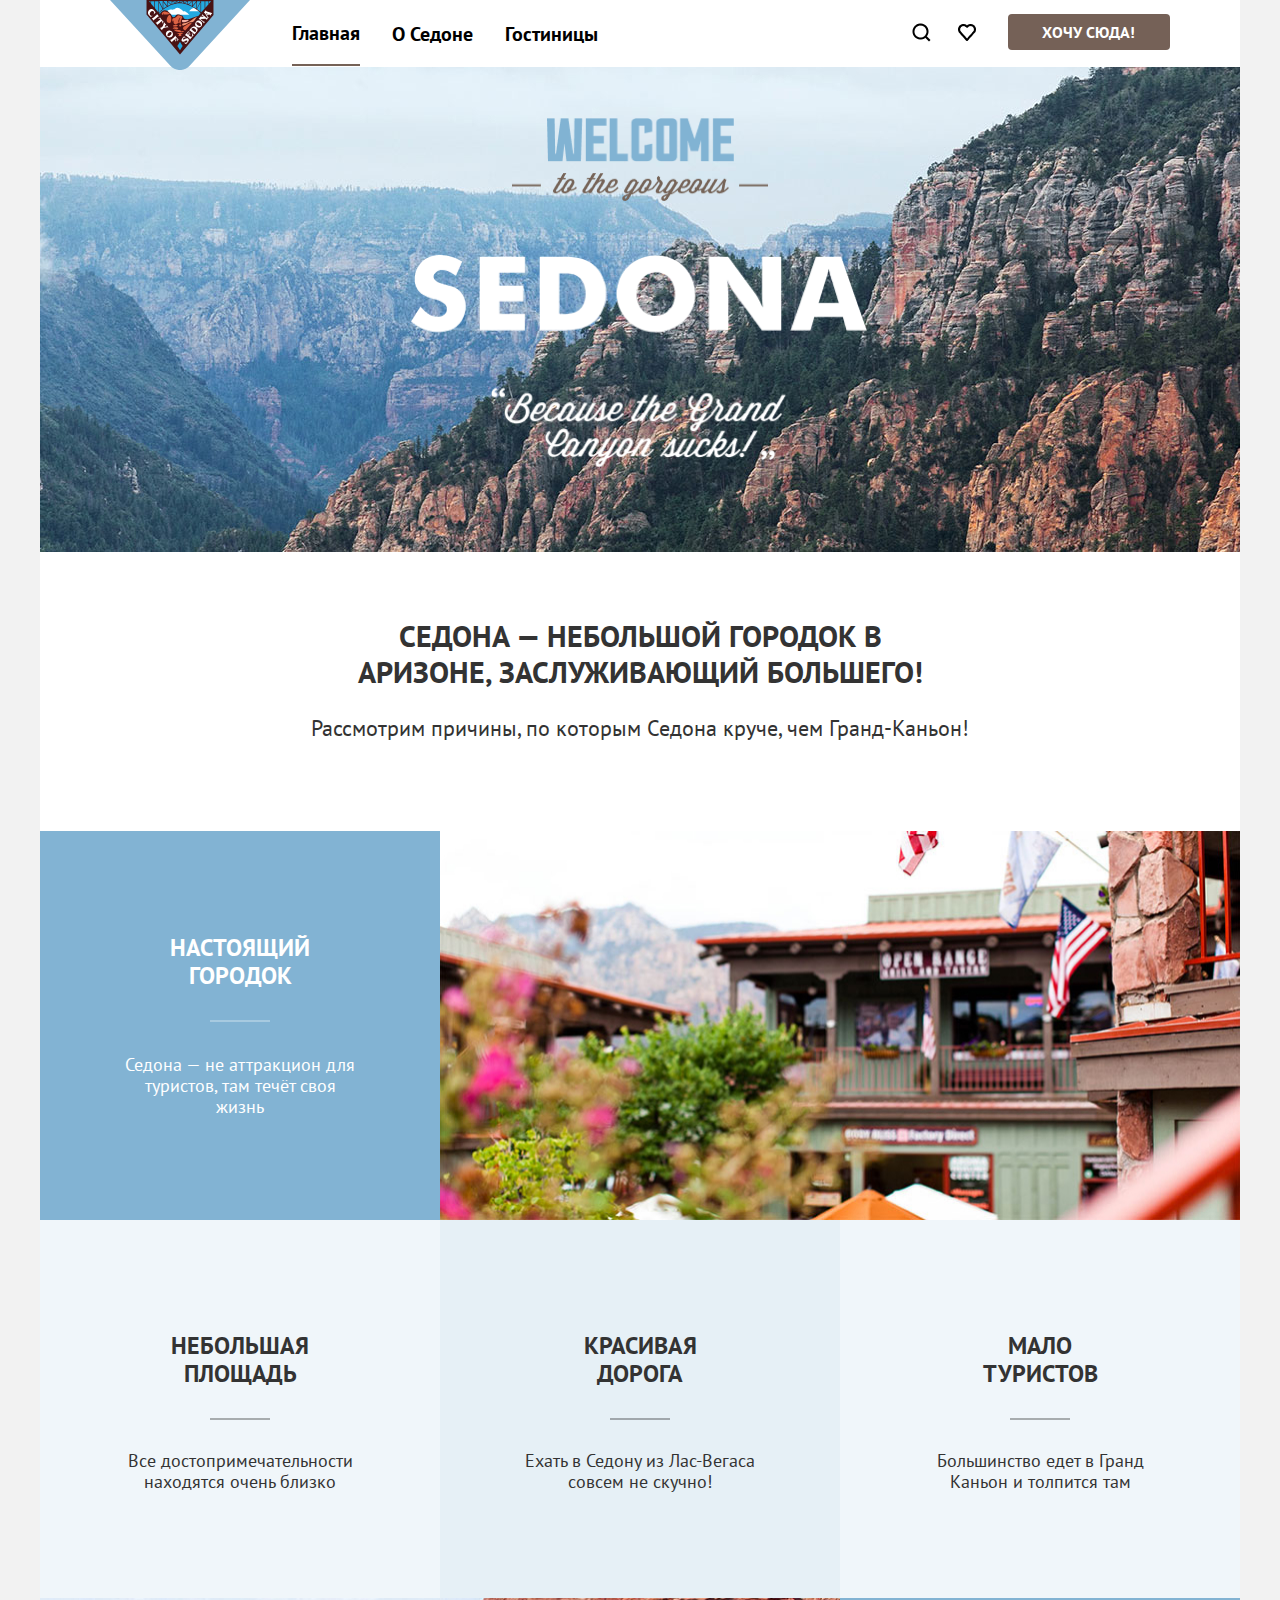
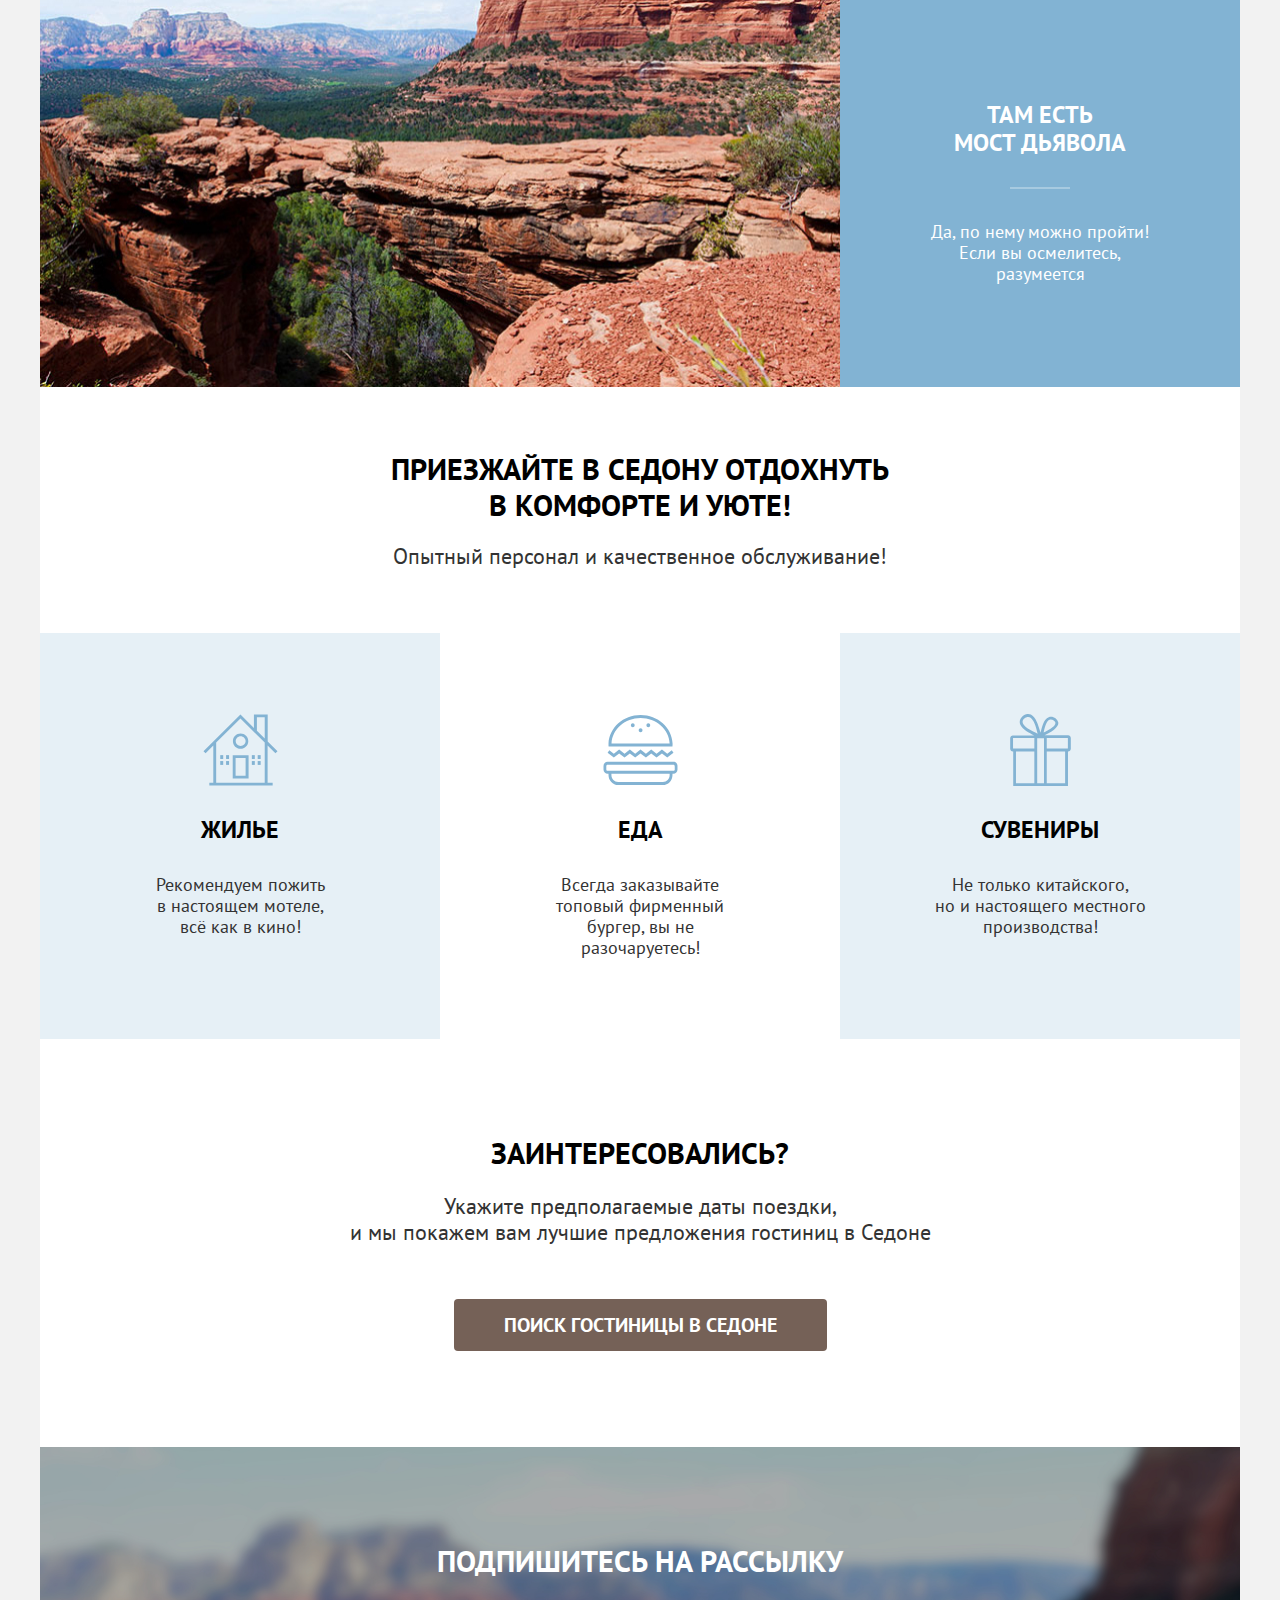
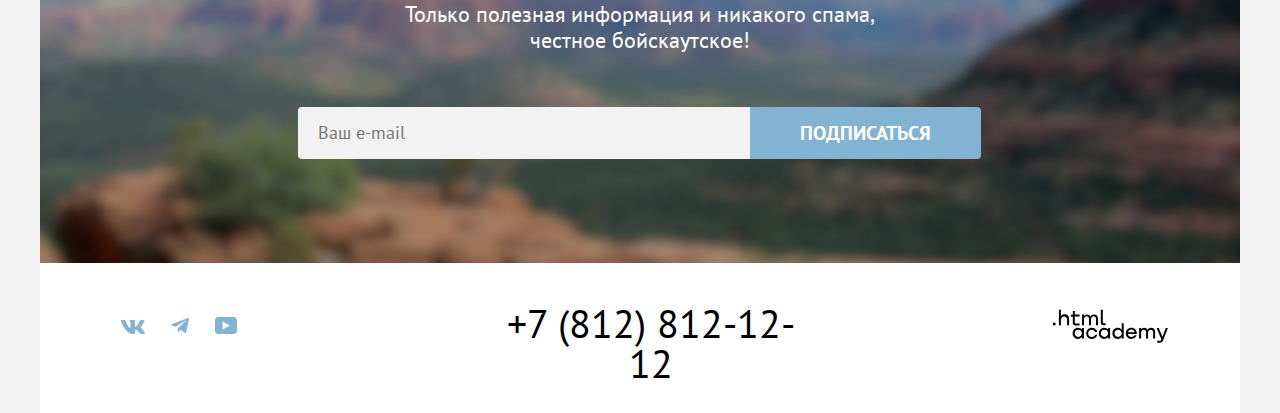
<file: index.html>
<!DOCTYPE html>
<html lang="ru">
  <head>
    <meta charset="utf-8">
    <title>HTML Academy: Седона</title>

    <link rel="stylesheet" href="styles/styles.css">
  </head>
  <body>
    <div class="page-container">
      <!--Разметка хэдера -->
        <header class="page-header" data-test="header">
          <nav class="navigation">
            <!--Навигация по сайту-->
            <a href="#">
              <img class="logo" src="images/logo.svg" width="140" height="70" alt="Логотип сайта.">
            </a>
            <ul class="page-navigation">
              <li class="navigation-item">
                <a class="navigation-link navigation-link-current" href="#">
                  Главная
                </a>
              </li>
              <li class="navigation-item">
                <a class="navigation-link" href="#">О Седоне</a>
              </li>
              <li class="navigation-item">
                <a class="navigation-link" href="catalog.html">Гостиницы</a>
              </li>
            </ul>
            <!--Меню пользователя-->
            <ul class="page-navigation user-menu">
              <li class="navigation-item user-menu-item">
                <a class="user-menu-link" href="#">
                  <span class="visually-hidden">Поиск.</span>
                  <img src="images/search.png" width="44" height="64" alt="Иконка поиска.">
                </a>
              </li>
              <li class="navigation-item user-menu-item">
                <a class="user-menu-link" href="#">
                  <span class="visually-hidden">Добавить в избранное.</span>
                  <img src="images/favorites.png" width="18" height="17" alt="Иконка с добавлением в избранное.">
                </a>
              </li>
              <li class="navigation-item user-menu-item user-menu-item-button">
                <a class="user-menu-link" href="#">Хочу сюда!</a>
              </li>
            </ul>
          </nav>
        </header>
        <!--Разметка контентной части-->
          <main class="main-container main-content" data-test="main">
            <!--Блок "Hero"-->
              <section class="block-hero" data-test="hero">
                <div class="welcome-title">
                  <h1 class="main-title visually-hidden" hidden>Добро пожаловать в великолепную Седону! "Потому что "Гранд Каньон" - отстой.</h1>
                  <img class="welcome" src="images/welcome_title.png" width="187" height="44" alt="Welcome.">
                  <img class="gourgeous" src="images/gourgeous_title.png" width="256" height="28" alt="to the gourgeous.">
                  <img class="sedona" src="images/sedona_title.png" width="456" height="212" alt="Sedona.">
                </div>
              </section>
            <!--Блок с преимуществами-->
              <section class="advantages" data-test="advantages">
                <h2>Седона — небольшой городок в Аризоне, заслуживающий большего!</h2>
                <p class="advantages-reason">Рассмотрим причины, по которым Седона круче, чем Гранд-Каньон!</p>
                <ul class="advantages-list">
                  <li class="advantages-item advantages-item-blue">
                    <div class="block-description">
                      <h3>Настоящий городок</h3>
                      <p class="advantage-description">Седона — не аттракцион для туристов, там течёт своя жизнь</p>
                    </div>
                    <img src="images/photo_1.jpg" width="800" height="389" alt="Дворик отеля Седона.">
                  </li>
                  <div class="without-image">
                    <li class="advantages-item">
                      <div class="block-description">
                        <h3>Небольшая площадь</h3>
                        <p class="advantage-description">Все достопримечательности находятся очень близко</p>
                      </div>
                    </li>
                    <li class="advantages-item advantages-item-lightblue">
                      <div class="block-description">
                        <h3>Красивая <br>дорога</h3>
                        <p class="advantage-description">Ехать в Седону из Лас-Вегаса совсем не скучно!</p>
                      </div>
                    </li>
                    <li class="advantages-item">
                      <div class="block-description">
                        <h3>Мало <br>туристов</h3>
                        <p class="advantage-description">Большинство едет в Гранд Каньон и толпится там</p>
                      </div>
                    </li>
                  </div>
                  <li class="advantages-item advantages-item-blue">
                    <div class="block-description">
                      <h3>Там есть <br> мост  дьявола</h3>
                      <p class="advantage-description">Да, по нему можно пройти! Если вы осмелитесь, разумеется</p>
                    </div>
                    <img src="images/photo_2.jpg" width="800" height="389" alt="Мост Дьявола.">
                  </li>
                </ul>
              </section>
            <!--Блок сервисов-->
              <section class="service" data-test="service">
                <h2>Приезжайте в Седону отдохнуть в комфорте и уюте!</h2>
                <p class="staff">Опытный персонал и качественное обслуживание!</p>
                <ul class="service-list">
                  <li class="service-item service-item-lightblue">
                    <img src="images/house_icon.svg" width="75" height="72">
                    <h3>Жилье</h3>
                    <p>Рекомендуем пожить в&nbsp;настоящем мотеле, <br> всё как в кино!</p>
                  </li>
                  <li class="service-item">
                    <img src="images/food_icon.svg" width="75" height="72">
                    <h3>Еда</h3>
                    <p>Всегда заказывайте <br> топовый фирменный бургер, вы не разочаруетесь!</p>
                  </li>
                  <li class="service-item service-item-lightblue">
                    <img src="images/souveniers_icon.svg" width="75" height="72">
                    <h3>Сувениры</h3>
                    <p>Не только китайского, <br> но и настоящего местного производства!</p>
                  </li>
                </ul>
              </section>
            <!--Заказ гостиницы-->
              <section class="search-hotel" data-test="search">
                <h2>Заинтересовались?</h2>
                <p>Укажите предполагаемые даты поездки, <br> и мы покажем вам лучшие предложения гостиниц в Седоне</p>
                <button class="search">поиск гостиницы в седоне</button>
              </section>
            <!--Подписка на рассылку-->
              <article class="mailing" data-test="subscribe">
                <b>Подпишитесь на рассылку</b>
                <p>Только полезная информация и никакого спама, <br> честное бойскаутское!</p>
                <form action="https://echo.htmlacademy.ru/" method="post" name="mail">
                  <label>
                    <input type="text" name="subscribe" placeholder="Ваш e-mail">
                    <button type="submit">Подписаться</button>
                  </label>
                </form>
              </article>
          </main>
        <!--Разметка футера-->
          <footer class="page-footer" data-test="footer">
            <div class="footer-container">
            <!--Контактная информация-->
              <ul class="social-network">
                <li>
                  <a href="#">
                    <span class="visually-hidden">Вконтакте.</span>
                    <svg class="social-icon -vk" width="24" height="14" viewBox="0 0 24 14" fill="none" xmlns="http://www.w3.org/2000/svg">
                      <path fill-rule="evenodd" clip-rule="evenodd" d="M23.45 0.948C23.616 0.402 23.45 0 22.655 0H20.03C19.362 0 19.054 0.347 18.887 0.73C18.887 0.73 17.552 3.926 15.661 6.002C15.049 6.604 14.771 6.795 14.437 6.795C14.27 6.795 14.019 6.604 14.019 6.057V0.948C14.019 0.292 13.835 0 13.279 0H9.151C8.734 0 8.483 0.304 8.483 0.593C8.483 1.214 9.429 1.358 9.526 3.106V6.904C9.526 7.737 9.373 7.888 9.039 7.888C8.149 7.888 5.984 4.677 4.699 1.003C4.45 0.288 4.198 0 3.527 0H0.9C0.15 0 0 0.347 0 0.73C0 1.412 0.89 4.8 4.145 9.281C6.315 12.341 9.37 14 12.153 14C13.822 14 14.028 13.632 14.028 12.997V10.684C14.028 9.947 14.186 9.8 14.715 9.8C15.105 9.8 15.772 9.992 17.33 11.467C19.11 13.216 19.403 14 20.405 14H23.03C23.78 14 24.156 13.632 23.94 12.904C23.702 12.18 22.852 11.129 21.725 9.882C21.113 9.172 20.195 8.407 19.916 8.024C19.527 7.533 19.638 7.314 19.916 6.877C19.916 6.877 23.116 2.451 23.449 0.948H23.45Z" fill="#83B3D3"/>
                    </svg>
                  </a>
                </li>
                <li>
                  <a href="#">
                    <span class="visually-hidden">Телеграмм.</span>
                    <svg class="social-icon -th" width="18" height="16" viewBox="0 0 18 16" fill="none" xmlns="http://www.w3.org/2000/svg">
                      <path d="M16.785 0.0992597L0.840489 6.24776C-0.247661 6.68481 -0.241365 7.29184 0.640845 7.56253L4.73445 8.83953L14.2058 2.8637C14.6537 2.59121 15.0629 2.7378 14.7265 3.03636L7.05283 9.96185H7.05103L7.05283 9.96275L6.77045 14.1823C7.18413 14.1823 7.36669 13.9925 7.59871 13.7686L9.58705 11.8351L13.7229 14.89C14.4855 15.31 15.0332 15.0941 15.2229 14.1841L17.9379 1.38885C18.2158 0.274623 17.5126 -0.229883 16.785 0.0992597Z" fill="#83B3D3"/>
                    </svg>
                  </a>
                </li>
                <li>
                  <a href="#">
                    <span class="visually-hidden">Ютуб.</span>
                    <svg class="social-icon -youtube" width="22" height="17" viewBox="0 0 22 17" fill="none" xmlns="http://www.w3.org/2000/svg">
                      <path d="M18.607 0H3.17413C1.31343 0 0 1.59375 0 3.4V13.4937C0 15.4062 1.31343 17 3.17413 17H18.8259C20.4677 17 22 15.4062 22 13.6V3.4C21.7811 1.59375 20.4677 0 18.607 0ZM7.66169 12.5375V4.4625L14.995 8.5L7.66169 12.5375Z" fill="#83B3D3"/>
                    </svg>
                  </a>
                </li>
              </ul>
              <a class="phone" href="tel:78128121212">+7 (812) 812-12-12</a>
              <p class="academy-site">
                <a href="#">
                  <span class="visually-hidden">html academy.</span>
                  <svg class="academy-logo" width="115" height="34" viewBox="0 0 115 34" fill="none" xmlns="http://www.w3.org/2000/svg">
                    <path d="M0 13.7232V16.3232H2.5V13.7232H0Z" fill="black"/>
                    <path d="M11.6 5.32324C10 5.32324 8.8 6.02324 8 7.02324H7.9V0.823242H5.9V16.3232H7.9V11.0232C7.9 8.92324 9.2 7.42324 11.2 7.42324C13 7.42324 14.1 8.82324 14.1 10.6232V16.3232H16.1V10.2232C16.2 7.22324 14.3 5.32324 11.6 5.32324Z" fill="black"/>
                    <path d="M26.6 5.62324H21.8V1.92324H19.8V5.72324H17.9V7.72324H19.8V13.7232C19.8 15.4232 20.8 16.4232 22.5 16.4232H26.6V14.4232H22.9C22.2 14.4232 21.8 14.0232 21.8 13.3232V7.62324H26.6V5.62324Z" fill="black"/>
                    <path d="M41.1 5.42324C39.5 5.42324 38.2 6.22324 37.6 7.52324H37.5C36.9 6.32324 35.7 5.42324 34.1 5.42324C32.7 5.42324 31.6 6.22324 31 7.22324H30.9V5.62324H29V16.2232H31V10.8232C31 8.82324 32 7.32324 33.6 7.32324C35.1 7.32324 36 8.32324 36 9.92324V16.2232H38V10.6232C38 8.22324 39.4 7.32324 40.6 7.32324C42.1 7.32324 43 8.32324 43 9.92324V16.2232H45V9.72324C45.1 7.22324 43.6 5.42324 41.1 5.42324Z" fill="black"/>
                    <path d="M47.8 13.5232C47.8 15.2232 48.8 16.2232 50.6 16.2232H52.6V14.2232H50.9C50.2 14.2232 49.8 13.8232 49.8 13.1232V0.823242H47.8V13.5232Z" fill="black"/>
                    <path d="M28.9 20.5232C28 19.4232 26.7 18.7232 25 18.7232C21.9 18.7232 19.6 21.0232 19.6 24.3232C19.6 27.6232 21.9 29.9232 25 29.9232C26.8 29.9232 28 29.1232 28.8 28.0232H28.9V29.6232H30.9V19.0232H28.9V20.5232ZM25.3 27.9232C23.1 27.9232 21.7 26.3232 21.7 24.3232C21.7 22.3232 23.1 20.7232 25.3 20.7232C27.5 20.7232 28.9 22.3232 28.9 24.3232C28.9 26.2232 27.5 27.9232 25.3 27.9232Z" fill="black"/>
                    <path d="M44.2 22.8232C43.7 20.4232 41.6 18.7232 38.8 18.7232C35.4 18.7232 33.2 21.2232 33.2 24.3232C33.2 27.4232 35.4 29.9232 38.8 29.9232C41.6 29.9232 43.7 28.1232 44.2 25.7232H42.1C41.7 27.0232 40.4 28.0232 38.8 28.0232C36.6 28.0232 35.2 26.4232 35.2 24.4232C35.2 22.4232 36.6 20.8232 38.8 20.8232C40.4 20.8232 41.6 21.8232 42.1 23.0232H44.2V22.8232Z" fill="black"/>
                    <path d="M55.1 20.5232C54.2 19.4232 52.9 18.7232 51.2 18.7232C48.1 18.7232 45.8 21.0232 45.8 24.3232C45.8 27.6232 48.1 29.9232 51.2 29.9232C53 29.9232 54.2 29.1232 55 28.0232H55.1V29.6232H57.1V19.0232H55.1V20.5232ZM51.5 27.9232C49.3 27.9232 47.9 26.3232 47.9 24.3232C47.9 22.3232 49.3 20.7232 51.5 20.7232C53.7 20.7232 55.1 22.3232 55.1 24.3232C55.1 26.2232 53.6 27.9232 51.5 27.9232Z" fill="black"/>
                    <path d="M68.7 20.6232C67.8 19.5232 66.5 18.7232 64.8 18.7232C61.7 18.7232 59.4 21.0232 59.4 24.3232C59.4 27.6232 61.6 29.9232 64.8 29.9232C66.5 29.9232 67.8 29.1232 68.6 28.1232H68.7V29.6232H70.7V14.2232H68.7V20.6232ZM65.1 27.9232C62.9 27.9232 61.5 26.3232 61.5 24.3232C61.5 22.3232 62.9 20.7232 65.1 20.7232C67.3 20.7232 68.7 22.3232 68.7 24.3232C68.6 26.3232 67.2 27.9232 65.1 27.9232Z" fill="black"/>
                    <path d="M78.3 18.7232C75 18.7232 72.8 21.2232 72.8 24.3232C72.8 27.3232 74.9 29.9232 78.3 29.9232C80.8 29.9232 82.8 28.6232 83.5 26.3232H81.4C80.9 27.3232 79.8 27.9232 78.4 27.9232C76.5 27.9232 75.1 26.6232 75 25.0232H83.8C84 21.4232 81.8 18.7232 78.3 18.7232ZM78.3 20.6232C80 20.6232 81.3 21.6232 81.6 23.2232H75.1C75.4 21.7232 76.6 20.6232 78.3 20.6232Z" fill="black"/>
                    <path d="M98.2 18.7232C96.6 18.7232 95.3 19.5232 94.6 20.7232H94.5C93.9 19.5232 92.7 18.7232 91.1 18.7232C89.7 18.7232 88.6 19.4232 88 20.5232V19.0232H86.1V29.6232H88.1V24.2232C88.1 22.2232 89.1 20.8232 90.7 20.7232C92.2 20.7232 93.1 21.7232 93.1 23.3232V29.6232H95.1V24.0232C95.1 21.6232 96.5 20.7232 97.7 20.7232C99.2 20.7232 100.1 21.7232 100.1 23.3232V29.6232H102.1V23.1232C102.2 20.5232 100.7 18.7232 98.2 18.7232Z" fill="black"/>
                    <path d="M109.4 27.8232L105.8 18.9232H103.6L108.4 30.5232C108.1 31.4232 107.7 31.7232 106.7 31.7232H104.2V33.7232H106.7C108.5 33.7232 109.5 32.9232 110.2 31.1232L114.9 18.9232H112.8L109.4 27.8232Z" fill="black"/>
                    </svg>

                </a>
              </p>
            </div>
          </footer>
          <!--Модальное окно-->
          <div class="modal-container display-none">
            <div class="modal modal-auth">
              <section class="modal-content">
                <h2 class="modal-title">Поиск гостиницы в Седоне</h2>
                <button class="modal-close-button">
                  <span class="visually-hidden">Закрыть.</span>
                </button>
                <!--Форма брони-->
                <form class="auth-form" action="https://echo.htmlacademy.ru/" method="post">
                  <div class="date-field">
                    <label class="field-in" for="date-in">
                      Дата заезда:
                      <input id="date-in" type="text" name="date-in" value="27 апреля 2020">
                      <span class="prompt">Мы не можем отправить вас в прошлое</span>
                  </div>
                  </label>
                  <div class="date-field">
                    <label class="field-out" for="date-out">
                      Дата выезда:
                      <input id="date-out" type="text" name="date-out" value="1 сентября 2023">
                      <span class="prompt">На эти даты есть свободные номера. Пока есть.</span>
                    </label>
                </div>
                  <div class="ticket-container">
                    <label class="ticket-field adult-counting" for="adult">
                      <span>Взрослые:</span>
                        <div class="counting-field">
                          <button class="ticket-button reduse-button">
                            <svg width="14" height="2" viewBox="0 0 14 2" fill="none" xmlns="http://www.w3.org/2000/svg">
                              <path d="M0 0L0 2L14 2V0L0 0Z" fill="#756157" fill-opacity="0.3"/>
                            </svg>
                          </button>
                          <input id="adult" type="number" name="adult" value="2">
                          <button class="ticket-button increase-button">
                            <svg width="14" height="14" viewBox="0 0 14 14" fill="none" xmlns="http://www.w3.org/2000/svg">
                              <path d="M14 6H8V0H6V6H0V8H6V14H8V8H14V6Z" fill="#756157" fill-opacity="0.3"/>
                              </svg>
                          </button>
                        </div>
                    </label>
                    <label class="ticket-field kids-counting" for="kids">
                      <span>Дети:</span>
                      <svg class="tooltip-icon" width="26" height="26" viewBox="0 0 26 26" fill="none" xmlns="http://www.w3.org/2000/svg">
                        <circle cx="13" cy="13" r="13" fill="#83B3D3"/>
                        <path fill-rule="evenodd" clip-rule="evenodd" d="M12 7H14V9H12V7ZM14 19H12V10H14V19Z" fill="white"/>
                        </svg>
                      <p class="tooltip-text" role="tooltip" id="tooltip-label-date" aria-labelledby="tooltip-label-date">
                        Укажите количество детей, которые будут с вами, возраст которых от 6 до 18 лет. Дети до 6 лет размещаются бесплатно.
                      </p>
                        <div class="counting-field">
                          <button class="ticket-button reduse-button">
                            <svg width="14" height="2" viewBox="0 0 14 2" fill="none" xmlns="http://www.w3.org/2000/svg">
                              <path d="M0 0L0 2L14 2V0L0 0Z" fill="#756157" fill-opacity="0.3"/>
                            </svg>
                          </button>
                          <input id="kids" type="number" name="kids" value="2">
                          <button class="ticket-button increase-button">
                            <svg width="14" height="14" viewBox="0 0 14 14" fill="none" xmlns="http://www.w3.org/2000/svg">
                              <path d="M14 6H8V0H6V6H0V8H6V14H8V8H14V6Z" fill="#756157" fill-opacity="0.3"/>
                              </svg>
                          </button>
                      </div>
                    </label>
                  </div>
                  <button class="find-button" type="submit">Найти</button>
                </form>
              </section>
            </div>
          </div>
      </div>
  </body>
</html>
</file>
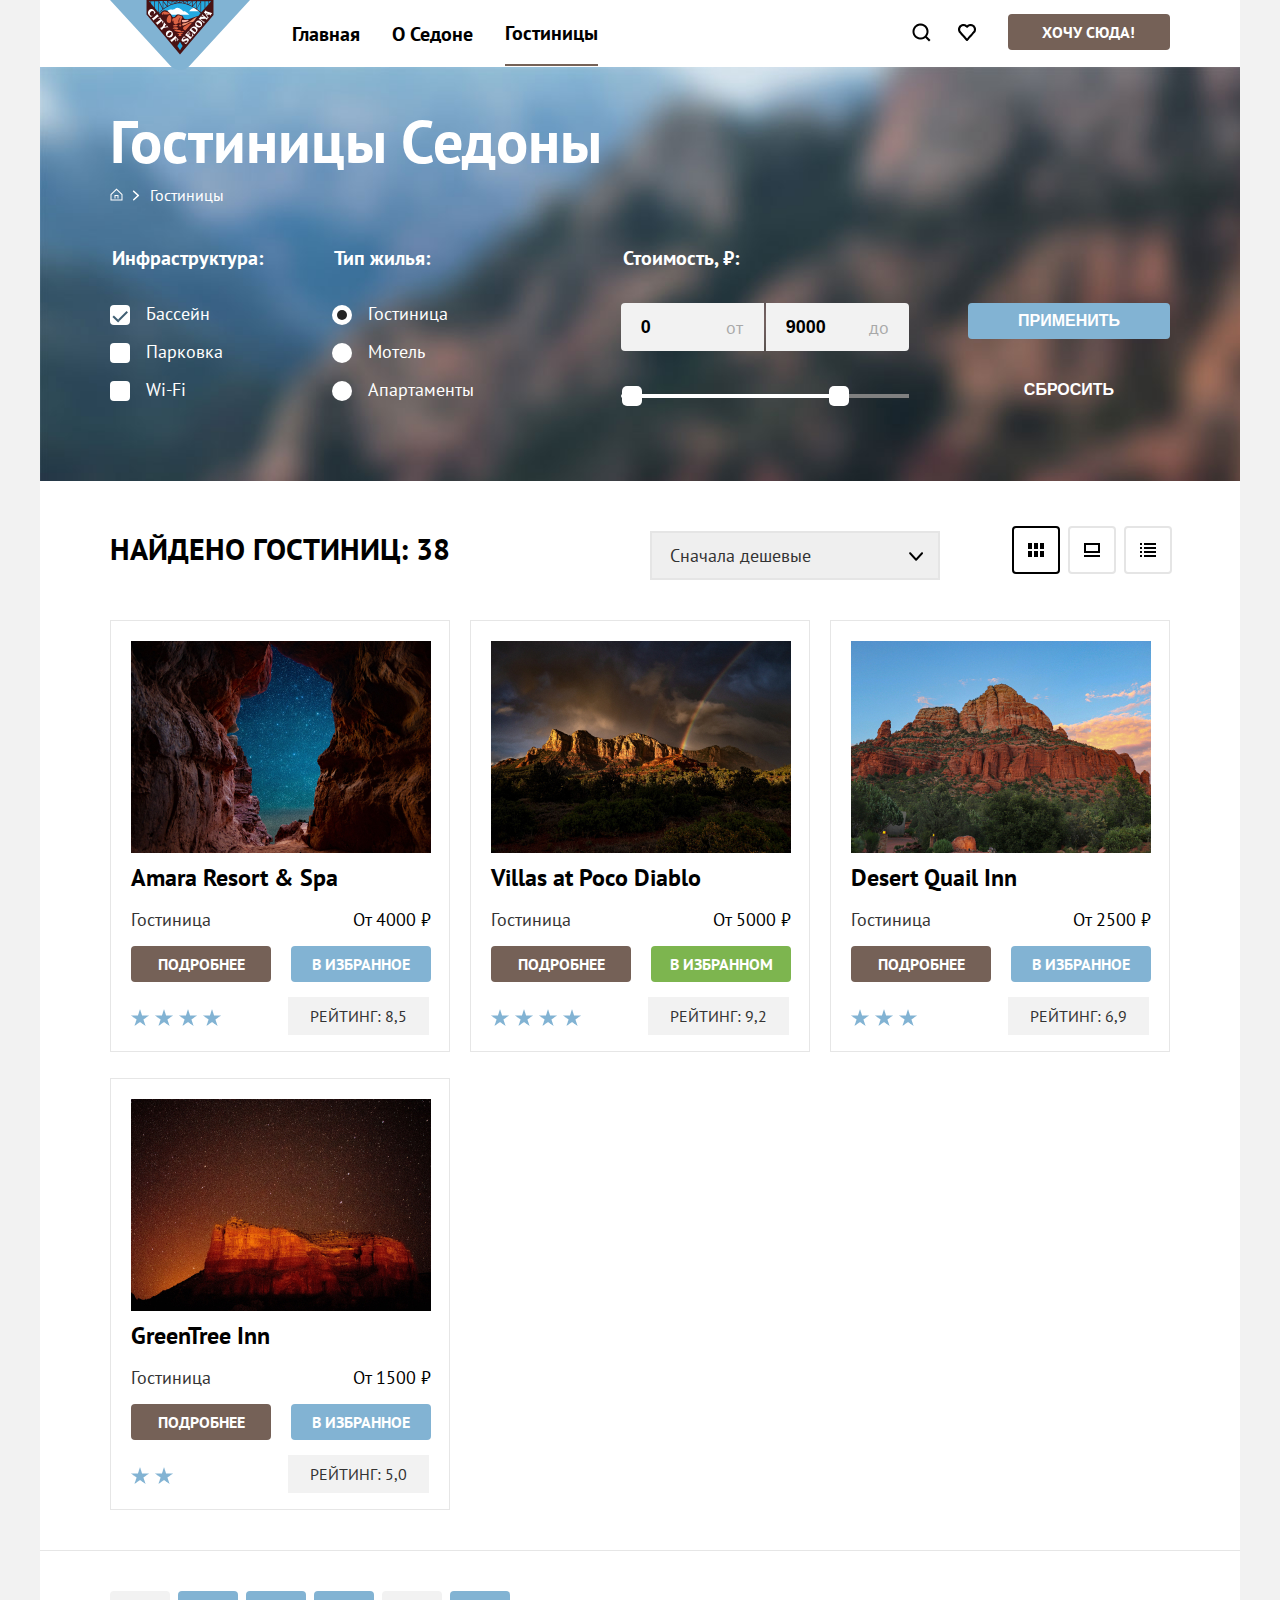
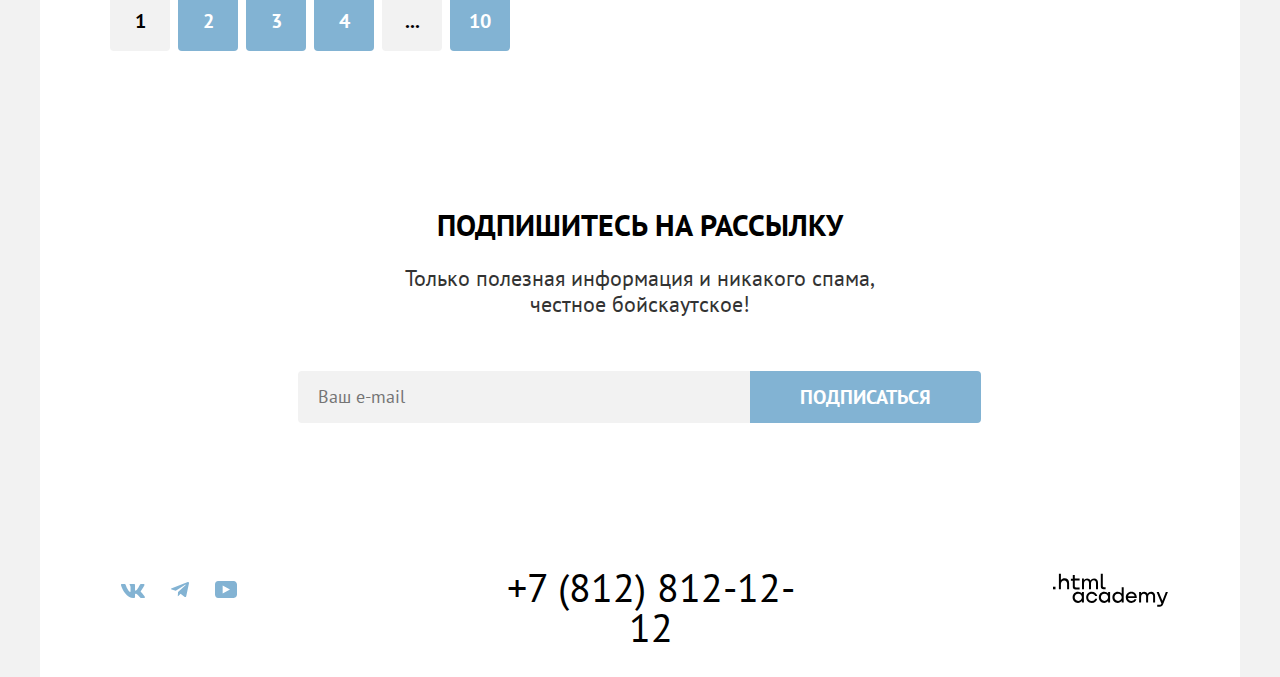
<file: catalog.html>
<!DOCTYPE html>
<html lang="ru">
  <head>
    <meta charset="utf-8">
    <title>HTML Academy: Седона</title>
    <link rel="icon" type="image/png" sizes="32x32" href="images/favicon.png">
    <link rel="stylesheet" href="styles/styles.css">
  </head>
  <body>
    <div class="page-container">
      <!--Разметка хэдера -->
        <header data-test="header">
          <nav class="navigation">
          <!--Навигация по сайту-->
            <a href="index.html">
              <img class="logo" src="images/logo.svg" width="140" height="70" alt="Логотип сайта.">
            </a>
            <ul class="page-navigation">
              <li class="navigation-item">
                <a class="navigation-link" href="#">Главная</a>
              </li>
              <li class="navigation-item">
                <a class="navigation-link" href="#">О Седоне</a>
              </li>
              <li class="navigation-item">
                <a class="navigation-link navigation-link-current" href="#">Гостиницы</a>
              </li>
            </ul>
            <!--Меню пользователя-->
              <ul class="page-navigation user-menu">
                <li class="user-menu-item">
                  <a class="user-menu-link" href="#">
                    <span class="visually-hidden">Поиск.</span>
                    <img src="images/search.png">
                  </a>
                </li>
                <li class="user-menu-item">
                  <a class="user-menu-link" href="#">
                    <span class="visually-hidden">Добавить в избранное.</span>
                    <img src="images/favorites.png">
                  </a>
                </li>
                <li class="user-menu-item user-menu-item-button">
                  <a class="user-menu-link" href="#">Хочу сюда!</a>
                </li>
              </ul>
          </nav>
        </header>
        <!--Разметка контентной части-->
          <main class="main-container main-inner" data-test="main">
            <!--Фильтровка по критериям-->
                <section class="inner-head">
                    <h1 class="inner-title">Гостиницы Седоны</h1>
                    <ol class="breadcrumps">
                      <li>
                        <a href="index.html" class="breadcrumps-item">
                          <span class="visually-hidden">На главную.</span>
                          <img src="images/catalog/house_icon.svg" alt="">
                        </a>
                      </li>
                      <li>
                        <a href="#" class="breadcrumps-item">
                          <span>Гостиницы</span>
                        </a>
                      </li>
                    </ol>
                  <!--Форма с чекбоксами и радиокнопками-->
                  <form class="filter" action="https://echo.htmlacademy.ru/" method="post" data-test="filter">
                    <div class="infrastructure">
                      <fieldset class="catalog-filter-group">
                        <legend class="catalog-filter-title">Инфраструктура:</legend>
                        <ul class="catalog-filter-list">
                          <li class="catalog-filter-item">
                            <label class="control">
                              <input class="visually-hidden control-input" type="checkbox" name="pool" checked>
                              <span class="control-mark"></span>
                              <span class="control-label">Бассейн</span>
                            </label>
                          </li>
                          <li class="catalog-filter-item">
                            <label class="control">
                              <input class="visually-hidden control-input" type="checkbox" name="parking">
                              <span class="control-mark"></span>
                              <span class="control-label">Парковка</span>
                            </label>
                          </li>
                          <li class="catalog-filter-item">
                            <label class="control">
                              <input class="visually-hidden control-input" type="checkbox" name="wi-fi">
                              <span class="control-mark"></span>
                              <span class="control-label">Wi-Fi</span>
                            </label>
                          </li>
                    </div>
                    <div class="type-of-living">
                      <fieldset class="catalog-filter-group">
                        <legend class="catalog-filter-title">Тип жилья:</legend>
                        <ul class="catalog-filter-list">
                          <li class="catalog-filter-item">
                            <label class="control">
                              <input class="visually-hidden control-input" type="radio" name="type-of-living" value="hotel" checked>
                              <span class="control-mark"></span>
                              <span class="control-label">Гостиница</span>
                            </label>
                          </li>
                          <li class="catalog-filter-item">
                            <label class="control">
                              <input class="visually-hidden control-input" type="radio" name="type-of-living" value="motel">
                              <span class="control-mark"></span>
                              <span class="control-label">Мотель</span>
                            </label>
                          </li>
                          <li class="catalog-filter-item">
                            <label class="control">
                              <input class="visually-hidden control-input" type="radio" name="type-of-living" value="apartments">
                              <span class="control-mark"></span>
                              <span class="control-label">Апартаменты</span>
                            </label>
                          </li>
                        </ul>
                      </fieldset>
                    </div>
                    <div class="slider">
                      <fieldset class="catalog-filter-group">
                        <legend class="catalog-filter-title">Стоимость, ₽:</legend>
                        <!--Инпуты с ценами-->
                        <div class="range-wrapper-inputs">
                          <label class="catalog-filter-label">
                            <input class="range-input range-input-from" type="number" value="0" name="min-price">
                          </label>
                          <label class="catalog-filter-label">
                            <input class="range-input range-input-to" type="number" value="9000" name="max-price">
                          </label>
                        </div>
                        <!--Ползунки-->
                        <div class="range">
                          <div class="range-scale">
                            <div class="range-bar" style="right: 0; width: 61px">
                              <button class="range-toggle toggle-min">
                                <span class="visually-hidden">Изменить минимальную цену.</span>
                              </button>
                              <button class="range-toggle toggle-max">
                                <span class="visually-hidden">Изменить максимальную цену.</span>
                              </button>
                            </div>
                          </div>
                      </fieldset>
                      </div>
                    <!--Кнопки формы-->
                    <div class="filter-buttons">
                      <button type="submit" class="filter-button subscribe-button">Применить</button>
                      <button type="reset" class="filter-button reset-button">Сбросить</button>
                    </div>
                  </form>
                </section>
            <!--Блок с Галереей-->
              <section class="gallery" data-test="catalog">
                <div class="results">
                  <h2>Найдено гостиниц: 38</h2>
                  <select>
                    <option value="cheap">Сначала дешевые</option>
                    <option value="expensive">Сначала дорогие</option>
                  </select>
                    <ul class="type-of-view">
                        <li class="view-table current">
                          <img src="images/catalog/view_1.svg" alt="Просмотр таблицей." width="16" height="14">
                          <button type="button" class="view-button">
                            <span class="visually-hidden">Просмотр таблицей.</span>
                          </button>
                        </li>
                        <li class="view-slideshow">
                          <img src="images/catalog/view_2.svg" alt="Просмотр слайдшоу." width="16" height="14">
                          <button type="button" class="view-button">
                            <span class="visually-hidden">Просмотр слайдшоу.</span>
                          </button>
                        </li>
                        <li class="view-list">
                          <img src="images/catalog/view_3.svg" alt="Просмотр списком." width="16" height="14">
                          <button type="button" class="view-button">
                            <span class="visually-hidden">Просмотр списком.</span>
                          </button>
                        </li>
                    </ul>
                </div>
                <!--Карточки отелей-->
                <ul class="hotels-list">
                    <li class="hotel-card">
                        <img src="images/catalog/hotel_1.jpg" width="300" height="212" alt="Amara Resort & Spa.">
                        <b>Amara Resort & Spa</b>
                        <div class="price-container">
                          <p class="price">Гостиница</p>
                          <span>От 4000 ₽</span>
                        </div>
                        <div class="card-buttons">
                          <a href="#">Подробнее</a>
                          <button type="button">в избранное</button>
                        </div>
                        <div class="card-rate">
                          <div class="star-rating">
                            <img src="images/catalog/star_rating.png" alt="Звезда" width="18" height="17">
                            <img src="images/catalog/star_rating.png" alt="Звезда" width="18" height="17">
                            <img src="images/catalog/star_rating.png" alt="Звезда" width="18" height="17">
                            <img src="images/catalog/star_rating.png" alt="Звезда" width="18" height="17">
                            <span class="visually-hidden">4 звезды.</span>
                          </div>
                          <p class="rating"><span>Рейтинг: 8,5</span></p>
                        </div>
                      </li>
                    <li class="hotel-card favourite-card">
                      <img src="images/catalog/hotel_2.jpg" width="300" height="212" alt="Villas at Poco Diablo.">
                      <b>Villas at Poco Diablo</b>
                      <div class="price-container">
                        <p class="price">Гостиница</p>
                        <span>От 5000 ₽</span>
                      </div>
                      <div class="card-buttons">
                        <a href="#">Подробнее</a>
                        <button type="button">в избранном</button>
                      </div>
                      <div class="card-rate">
                        <div class="star-rating">
                          <img src="images/catalog/star_rating.png" alt="Звезда" width="18" height="17">
                          <img src="images/catalog/star_rating.png" alt="Звезда" width="18" height="17">
                          <img src="images/catalog/star_rating.png" alt="Звезда" width="18" height="17">
                          <img src="images/catalog/star_rating.png" alt="Звезда" width="18" height="17">
                          <span class="visually-hidden">4 звезды.</span>
                        </div>
                        <p class="rating"><span>Рейтинг: 9,2</span></p>
                      </div>
                    </li>
                  <li class="hotel-card">
                    <img src="images/catalog/hotel_3.jpg" width="300" height="212" alt="Desert Quail Inn.">
                    <b>Desert Quail Inn</b>
                    <div class="price-container">
                      <p class="price">Гостиница</p>
                      <span>От 2500 ₽</span>
                    </div>
                    <div class="card-buttons">
                      <a href="#">Подробнее</a>
                      <button type="button">в избранное</button>
                    </div>
                    <div class="card-rate">
                      <div class="star-rating">
                        <img src="images/catalog/star_rating.png" alt="Звезда" width="18" height="17">
                        <img src="images/catalog/star_rating.png" alt="Звезда" width="18" height="17">
                        <img src="images/catalog/star_rating.png" alt="Звезда" width="18" height="17">
                        <span class="visually-hidden">3 звезды.</span>
                      </div>
                      <p class="rating"><span>Рейтинг: 6,9</span></p>
                    </div>
                  </li>
                  <li class="hotel-card">
                    <img src="images/catalog/hotel_4.jpg" width="300" height="212" alt="GreenTree Inn.">
                    <b>GreenTree Inn</b>
                    <div class="price-container">
                      <p class="price">Гостиница</p>
                      <span>От 1500 ₽</span>
                    </div>
                    <div class="card-buttons">
                      <a href="#">Подробнее</a>
                      <button type="button">в избранное</button>
                    </div>
                    <div class="card-rate">
                      <div class="star-rating">
                        <img src="images/catalog/star_rating.png" alt="Звезда" width="18" height="17">
                        <img src="images/catalog/star_rating.png" alt="Звезда" width="18" height="17">
                        <span class="visually-hidden">2 звезды.</span>
                      </div>
                      <p class="rating"><span>Рейтинг: 5,0</span></p>
                    </div>
                  </li>
                </ul>
                <!--Пагинация-->
                <ol class="gallery-pagination">
                  <li class="pagination-item current-page">
                    <a class="pagination-link" href="#">1</a>
                  </li>
                  <li class="pagination-item">
                    <a class="pagination-link" href="#">2</a>
                  </li>
                  <li class="pagination-item">
                    <a class="pagination-link" href="#">3</a>
                  </li>
                  <li class="pagination-item">
                    <a class="pagination-link" href="#">4</a>
                  </li>
                  <li class="pagination-item other-pages">
                    <a class="pagination-link" href="#">...</a>
                  </li>
                  <li class="pagination-item">
                    <a class="pagination-link" href="#">10</a>
                  </li>
                </ol>
              </section>
            <!--Подписка на рассылку-->
              <article class="inner-mailing" data-test="subscribe">
                <b>Подпишитесь на рассылку</b>
                <p>Только полезная информация и никакого спама, <br> честное бойскаутское!</p>
                <form action="https://echo.htmlacademy.ru/" method="post" name="mail">
                  <label>
                    <input type="text" name="subscribe" placeholder="Ваш e-mail">
                    <button type="submit">Подписаться</button>
                  </label>
                </form>
              </article>
          </main>
        <!--Разметка футера-->
        <footer class="page-footer" data-test="footer">
          <div class="footer-container">
          <!--Контактная информация-->
          <ul class="social-network">
            <li>
              <a href="https://vk.com/htmlacademy">
                <span class="visually-hidden">Вконтакте.</span>
                <svg class="social-icon -vk" width="24" height="14" viewBox="0 0 24 14" fill="none" xmlns="http://www.w3.org/2000/svg">
                  <path fill-rule="evenodd" clip-rule="evenodd" d="M23.45 0.948C23.616 0.402 23.45 0 22.655 0H20.03C19.362 0 19.054 0.347 18.887 0.73C18.887 0.73 17.552 3.926 15.661 6.002C15.049 6.604 14.771 6.795 14.437 6.795C14.27 6.795 14.019 6.604 14.019 6.057V0.948C14.019 0.292 13.835 0 13.279 0H9.151C8.734 0 8.483 0.304 8.483 0.593C8.483 1.214 9.429 1.358 9.526 3.106V6.904C9.526 7.737 9.373 7.888 9.039 7.888C8.149 7.888 5.984 4.677 4.699 1.003C4.45 0.288 4.198 0 3.527 0H0.9C0.15 0 0 0.347 0 0.73C0 1.412 0.89 4.8 4.145 9.281C6.315 12.341 9.37 14 12.153 14C13.822 14 14.028 13.632 14.028 12.997V10.684C14.028 9.947 14.186 9.8 14.715 9.8C15.105 9.8 15.772 9.992 17.33 11.467C19.11 13.216 19.403 14 20.405 14H23.03C23.78 14 24.156 13.632 23.94 12.904C23.702 12.18 22.852 11.129 21.725 9.882C21.113 9.172 20.195 8.407 19.916 8.024C19.527 7.533 19.638 7.314 19.916 6.877C19.916 6.877 23.116 2.451 23.449 0.948H23.45Z" fill="#83B3D3"/>
                </svg>
              </a>
            </li>
            <li>
              <a href="https://t.me/htmlacademy">
                <span class="visually-hidden">Телеграмм.</span>
                <svg class="social-icon -th" width="18" height="16" viewBox="0 0 18 16" fill="none" xmlns="http://www.w3.org/2000/svg">
                  <path d="M16.785 0.0992597L0.840489 6.24776C-0.247661 6.68481 -0.241365 7.29184 0.640845 7.56253L4.73445 8.83953L14.2058 2.8637C14.6537 2.59121 15.0629 2.7378 14.7265 3.03636L7.05283 9.96185H7.05103L7.05283 9.96275L6.77045 14.1823C7.18413 14.1823 7.36669 13.9925 7.59871 13.7686L9.58705 11.8351L13.7229 14.89C14.4855 15.31 15.0332 15.0941 15.2229 14.1841L17.9379 1.38885C18.2158 0.274623 17.5126 -0.229883 16.785 0.0992597Z" fill="#83B3D3"/>
                </svg>
              </a>
            </li>
            <li>
              <a href="https://www.youtube.com/user/htmlacademyru">
                <span class="visually-hidden">Ютуб.</span>
                <svg class="social-icon -youtube" width="22" height="17" viewBox="0 0 22 17" fill="none" xmlns="http://www.w3.org/2000/svg">
                  <path d="M18.607 0H3.17413C1.31343 0 0 1.59375 0 3.4V13.4937C0 15.4062 1.31343 17 3.17413 17H18.8259C20.4677 17 22 15.4062 22 13.6V3.4C21.7811 1.59375 20.4677 0 18.607 0ZM7.66169 12.5375V4.4625L14.995 8.5L7.66169 12.5375Z" fill="#83B3D3"/>
                </svg>
              </a>
            </li>
          </ul>
            <a class="phone" href="tel:78128121212">+7 (812) 812-12-12</a>
            <p class="academy-site">
              <a href="https://htmlacademy.ru/">
                <span class="visually-hidden">html academy.</span>
                <svg class="academy-logo" width="115" height="34" viewBox="0 0 115 34" fill="none" xmlns="http://www.w3.org/2000/svg">
                  <path d="M0 13.7232V16.3232H2.5V13.7232H0Z" fill="black"/>
                  <path d="M11.6 5.32324C10 5.32324 8.8 6.02324 8 7.02324H7.9V0.823242H5.9V16.3232H7.9V11.0232C7.9 8.92324 9.2 7.42324 11.2 7.42324C13 7.42324 14.1 8.82324 14.1 10.6232V16.3232H16.1V10.2232C16.2 7.22324 14.3 5.32324 11.6 5.32324Z" fill="black"/>
                  <path d="M26.6 5.62324H21.8V1.92324H19.8V5.72324H17.9V7.72324H19.8V13.7232C19.8 15.4232 20.8 16.4232 22.5 16.4232H26.6V14.4232H22.9C22.2 14.4232 21.8 14.0232 21.8 13.3232V7.62324H26.6V5.62324Z" fill="black"/>
                  <path d="M41.1 5.42324C39.5 5.42324 38.2 6.22324 37.6 7.52324H37.5C36.9 6.32324 35.7 5.42324 34.1 5.42324C32.7 5.42324 31.6 6.22324 31 7.22324H30.9V5.62324H29V16.2232H31V10.8232C31 8.82324 32 7.32324 33.6 7.32324C35.1 7.32324 36 8.32324 36 9.92324V16.2232H38V10.6232C38 8.22324 39.4 7.32324 40.6 7.32324C42.1 7.32324 43 8.32324 43 9.92324V16.2232H45V9.72324C45.1 7.22324 43.6 5.42324 41.1 5.42324Z" fill="black"/>
                  <path d="M47.8 13.5232C47.8 15.2232 48.8 16.2232 50.6 16.2232H52.6V14.2232H50.9C50.2 14.2232 49.8 13.8232 49.8 13.1232V0.823242H47.8V13.5232Z" fill="black"/>
                  <path d="M28.9 20.5232C28 19.4232 26.7 18.7232 25 18.7232C21.9 18.7232 19.6 21.0232 19.6 24.3232C19.6 27.6232 21.9 29.9232 25 29.9232C26.8 29.9232 28 29.1232 28.8 28.0232H28.9V29.6232H30.9V19.0232H28.9V20.5232ZM25.3 27.9232C23.1 27.9232 21.7 26.3232 21.7 24.3232C21.7 22.3232 23.1 20.7232 25.3 20.7232C27.5 20.7232 28.9 22.3232 28.9 24.3232C28.9 26.2232 27.5 27.9232 25.3 27.9232Z" fill="black"/>
                  <path d="M44.2 22.8232C43.7 20.4232 41.6 18.7232 38.8 18.7232C35.4 18.7232 33.2 21.2232 33.2 24.3232C33.2 27.4232 35.4 29.9232 38.8 29.9232C41.6 29.9232 43.7 28.1232 44.2 25.7232H42.1C41.7 27.0232 40.4 28.0232 38.8 28.0232C36.6 28.0232 35.2 26.4232 35.2 24.4232C35.2 22.4232 36.6 20.8232 38.8 20.8232C40.4 20.8232 41.6 21.8232 42.1 23.0232H44.2V22.8232Z" fill="black"/>
                  <path d="M55.1 20.5232C54.2 19.4232 52.9 18.7232 51.2 18.7232C48.1 18.7232 45.8 21.0232 45.8 24.3232C45.8 27.6232 48.1 29.9232 51.2 29.9232C53 29.9232 54.2 29.1232 55 28.0232H55.1V29.6232H57.1V19.0232H55.1V20.5232ZM51.5 27.9232C49.3 27.9232 47.9 26.3232 47.9 24.3232C47.9 22.3232 49.3 20.7232 51.5 20.7232C53.7 20.7232 55.1 22.3232 55.1 24.3232C55.1 26.2232 53.6 27.9232 51.5 27.9232Z" fill="black"/>
                  <path d="M68.7 20.6232C67.8 19.5232 66.5 18.7232 64.8 18.7232C61.7 18.7232 59.4 21.0232 59.4 24.3232C59.4 27.6232 61.6 29.9232 64.8 29.9232C66.5 29.9232 67.8 29.1232 68.6 28.1232H68.7V29.6232H70.7V14.2232H68.7V20.6232ZM65.1 27.9232C62.9 27.9232 61.5 26.3232 61.5 24.3232C61.5 22.3232 62.9 20.7232 65.1 20.7232C67.3 20.7232 68.7 22.3232 68.7 24.3232C68.6 26.3232 67.2 27.9232 65.1 27.9232Z" fill="black"/>
                  <path d="M78.3 18.7232C75 18.7232 72.8 21.2232 72.8 24.3232C72.8 27.3232 74.9 29.9232 78.3 29.9232C80.8 29.9232 82.8 28.6232 83.5 26.3232H81.4C80.9 27.3232 79.8 27.9232 78.4 27.9232C76.5 27.9232 75.1 26.6232 75 25.0232H83.8C84 21.4232 81.8 18.7232 78.3 18.7232ZM78.3 20.6232C80 20.6232 81.3 21.6232 81.6 23.2232H75.1C75.4 21.7232 76.6 20.6232 78.3 20.6232Z" fill="black"/>
                  <path d="M98.2 18.7232C96.6 18.7232 95.3 19.5232 94.6 20.7232H94.5C93.9 19.5232 92.7 18.7232 91.1 18.7232C89.7 18.7232 88.6 19.4232 88 20.5232V19.0232H86.1V29.6232H88.1V24.2232C88.1 22.2232 89.1 20.8232 90.7 20.7232C92.2 20.7232 93.1 21.7232 93.1 23.3232V29.6232H95.1V24.0232C95.1 21.6232 96.5 20.7232 97.7 20.7232C99.2 20.7232 100.1 21.7232 100.1 23.3232V29.6232H102.1V23.1232C102.2 20.5232 100.7 18.7232 98.2 18.7232Z" fill="black"/>
                  <path d="M109.4 27.8232L105.8 18.9232H103.6L108.4 30.5232C108.1 31.4232 107.7 31.7232 106.7 31.7232H104.2V33.7232H106.7C108.5 33.7232 109.5 32.9232 110.2 31.1232L114.9 18.9232H112.8L109.4 27.8232Z" fill="black"/>
                  </svg>
              </a>
            </p>
          </div>
        </footer>
     </div>
  </body>
</html>
</file>
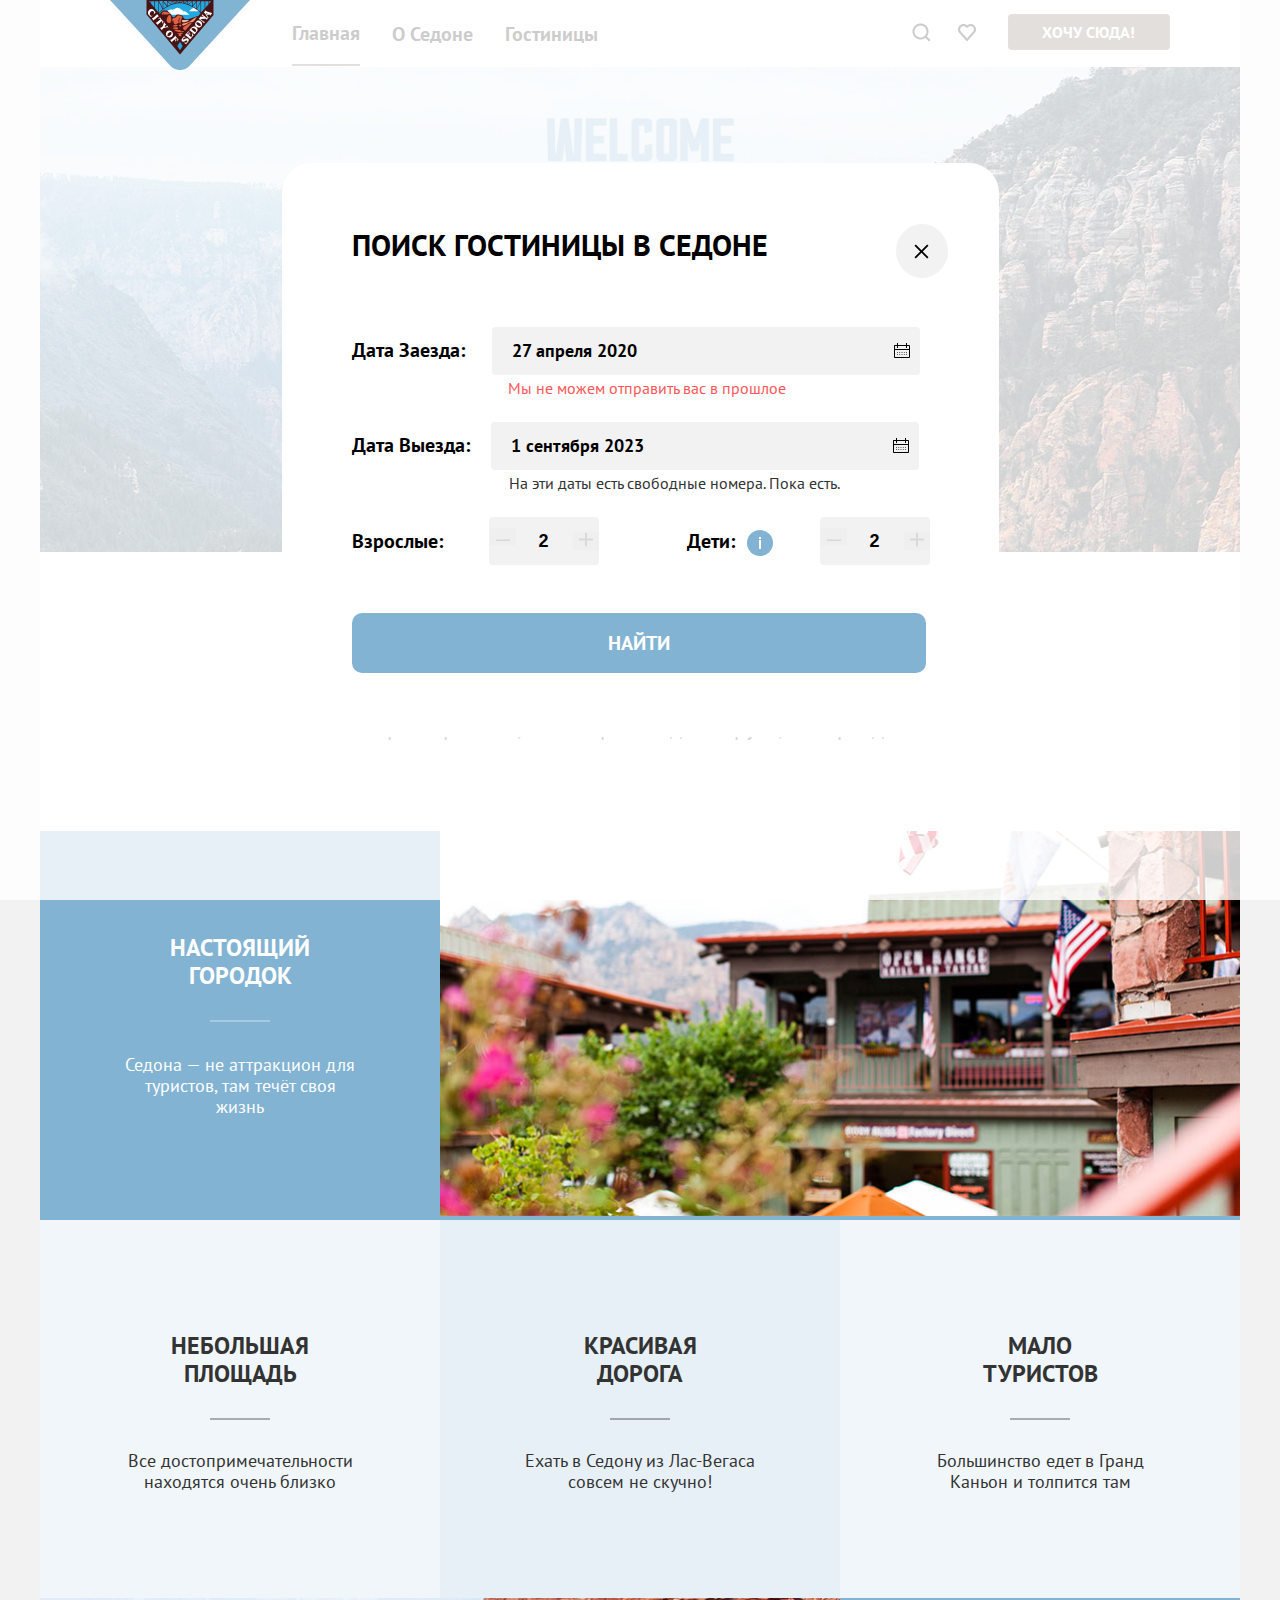
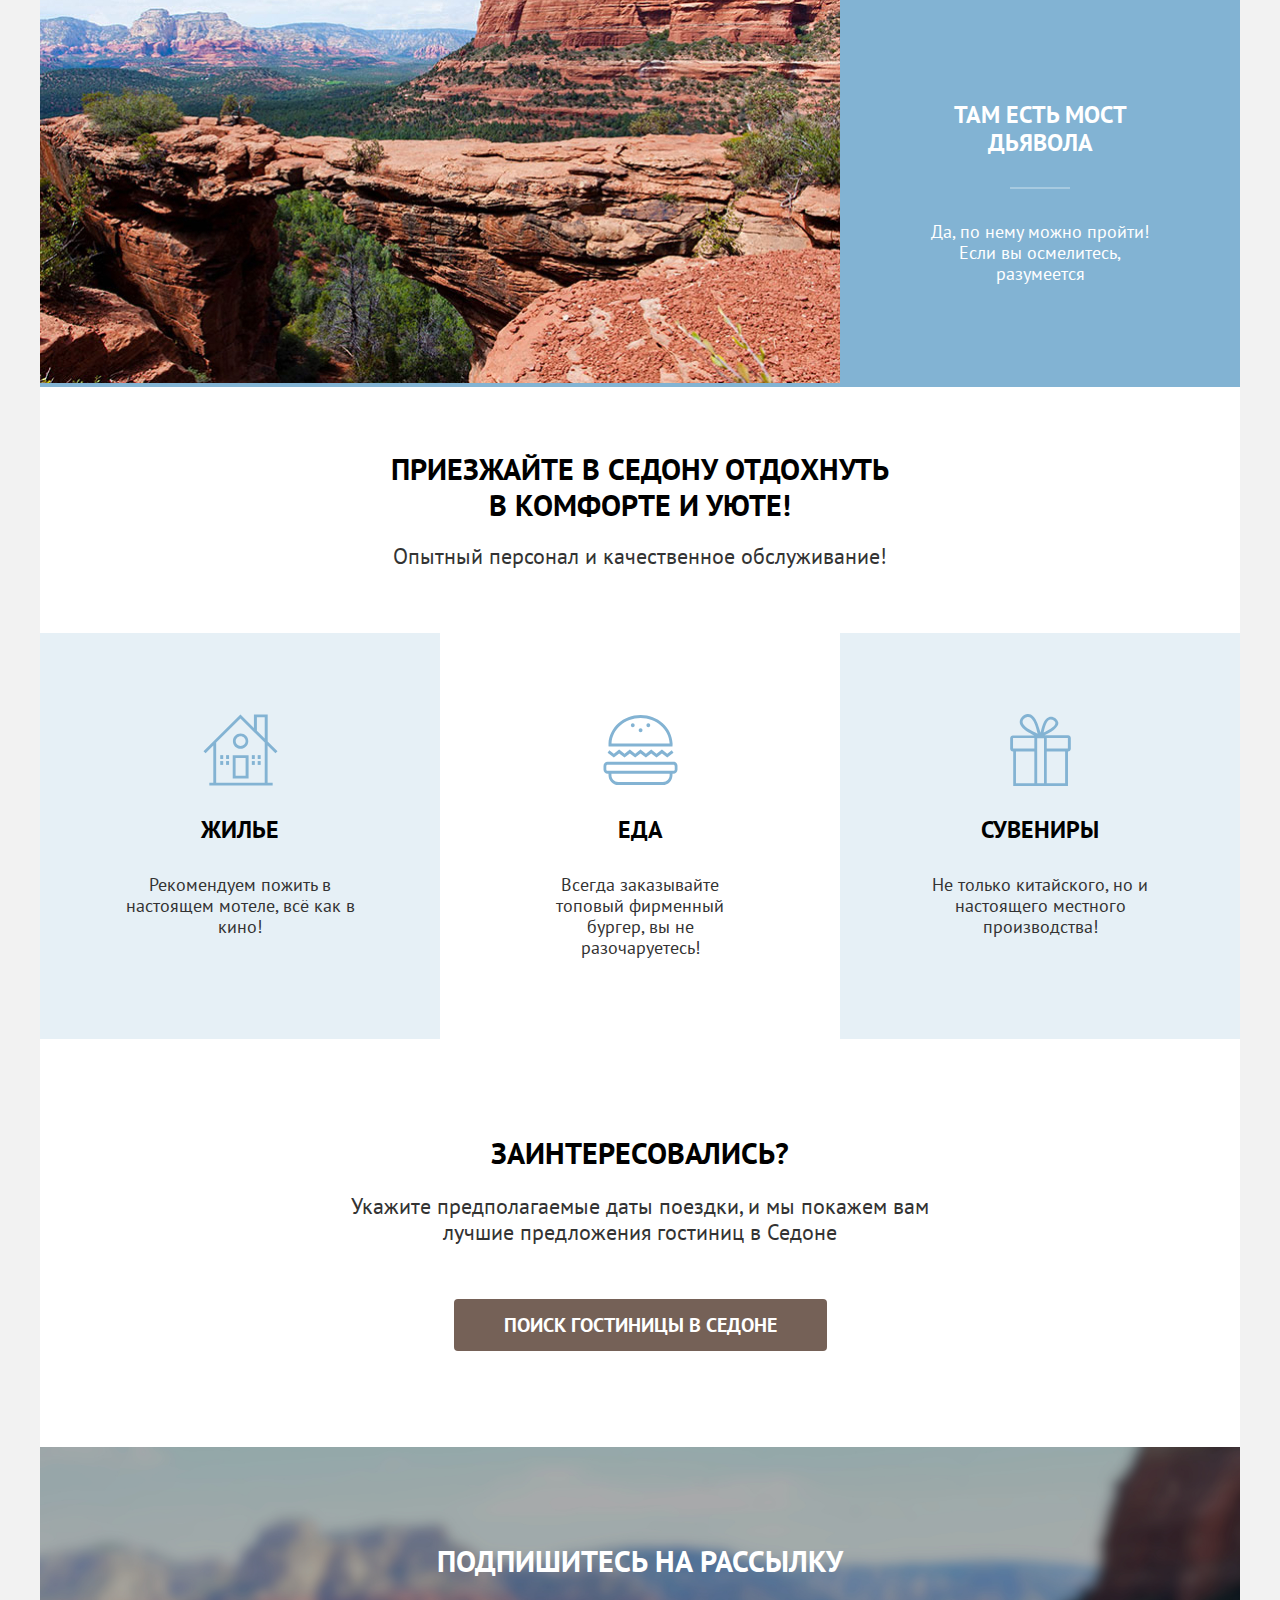
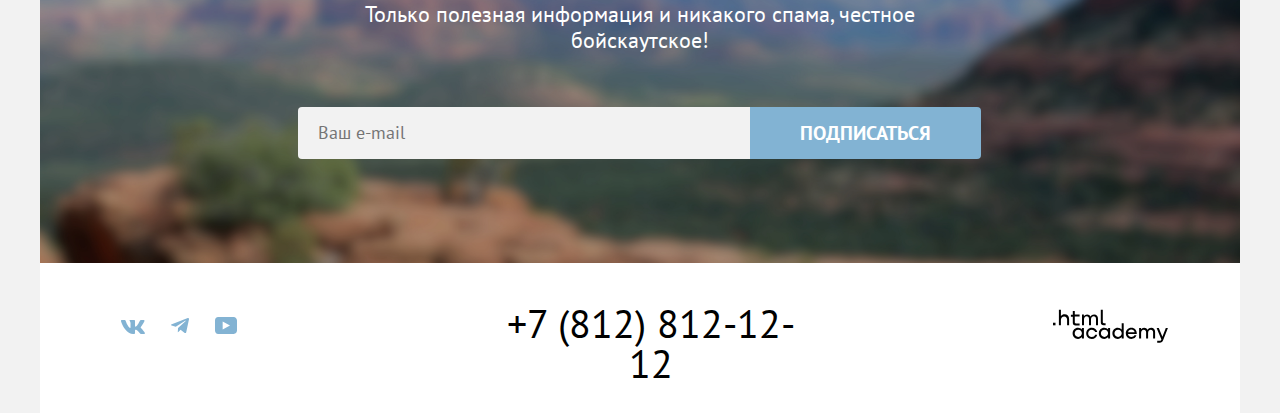
<file: modal.html>
<!DOCTYPE html>
<html lang="ru">
  <head>
    <meta charset="utf-8">
    <title>HTML Academy: Седона</title>

    <link rel="stylesheet" href="styles/styles.css">
  </head>
  <body>
    <div class="page-container">
      <!--Разметка хэдера -->
        <header class="page-header">
          <nav class="navigation">
            <!--Навигация по сайту-->
            <a href="#">
              <img class="logo" src="images/logo.svg" width="140" height="70" alt="Логотип сайта">
            </a>
            <ul class="page-navigation">
              <li class="navigation-item">
                <a class="navigation-link navigation-link-current" href="#">
                  Главная
                </a>
              </li>
              <li class="navigation-item">
                <a class="navigation-link" href="#">О Седоне</a>
              </li>
              <li class="navigation-item">
                <a class="navigation-link" href="catalog.html">Гостиницы</a>
              </li>
            </ul>
            <!--Меню пользователя-->
            <ul class="page-navigation user-menu">
              <li class="navigation-item user-menu-item">
                <a class="user-menu-link" href="#">
                  <span class="visually-hidden">Поиск</span>
                  <img src="images/search.png" width="44" height="64" alt="Иконка поиска.">
                </a>
              </li>
              <li class="navigation-item user-menu-item">
                <a class="user-menu-link" href="#">
                  <span class="visually-hidden">Добавить в избранное</span>
                  <img src="images/favorites.png" width="18" height="17" alt="Иконка с добавлением в избранное.">
                </a>
              </li>
              <li class="navigation-item user-menu-item user-menu-item-button">
                <a class="user-menu-link" href="#">Хочу сюда!</a>
              </li>
            </ul>
          </nav>
        </header>
        <!--Разметка контентной части-->
          <main class="main-container main-content">
            <!--Блок "Hero"-->
              <section class="block-hero">
                <div class="welcome-title">
                  <h1 class="main-title visually-hidden" hidden>Добро пожаловать в великолепную Седону! "Потому что "Гранд Каньон" - отстой</h1>
                  <img class="welcome" src="images/welcome_title.png" lang="eng" width="187" height="44" alt="Welcome">
                  <img class="gourgeous" src="images/gourgeous_title.png" lang="eng" width="256" height="28" alt="to the gourgeous">
                  <img class="sedona" src="images/sedona_title.png" lang="eng" width="456" height="212" alt="Sedona">
                </div>
              </section>
            <!--Блок с преимуществами-->
              <section class="advantages">
                <h2>Седона — небольшой городок в Аризоне, заслуживающий большего!</h2>
                <p class="advantages-reason">Рассмотрим причины, по которым Седона круче, чем Гранд-Каньон!</p>
                <ul class="advantages-list">
                  <li class="advantages-item advantages-item-blue">
                    <div class="block-description">
                      <h3>Настоящий городок</h3>
                      <p class="advantage-description">Седона — не аттракцион для туристов, там течёт своя жизнь</p>
                    </div>
                    <img src="images/photo_1.jpg" width="800" height="385" alt="Дворик отеля Седона">
                  </li>
                  <div class="without-image">
                    <li class="advantages-item">
                      <div class="block-description">
                        <h3>Небольшая площадь</h3>
                        <p class="advantage-description">Все достопримечательности находятся очень близко</p>
                      </div>
                    </li>
                    <li class="advantages-item advantages-item-lightblue">
                      <div class="block-description">
                        <h3>Красивая <br>дорога</h3>
                        <p class="advantage-description">Ехать в Седону из Лас-Вегаса совсем не скучно!</p>
                      </div>
                    </li>
                    <li class="advantages-item">
                      <div class="block-description">
                        <h3>Мало <br>туристов</h3>
                        <p class="advantage-description">Большинство едет в Гранд Каньон и толпится там</p>
                      </div>
                    </li>
                  </div>
                  <li class="advantages-item advantages-item-blue">
                    <div class="block-description">
                      <h3>Там есть мост дьявола</h3>
                      <p class="advantage-description">Да, по нему можно пройти! Если вы осмелитесь, разумеется</p>
                    </div>
                    <img src="images/photo_2.jpg" width="800" height="385" alt="Мост Дьявола">
                  </li>
                </ul>
              </section>
            <!--Блок сервисов-->
              <section class="service">
                <h2>Приезжайте в Седону отдохнуть в комфорте и уюте!</h2>
                <p class="staff">Опытный персонал и качественное обслуживание!</p>
                <ul class="service-list">
                  <li class="service-item service-item-lightblue">
                    <img src="images/house_icon.svg" width="75" height="72">
                    <h3>Жилье</h3>
                    <p>Рекомендуем пожить в настоящем мотеле, всё как в кино!</p>
                  </li>
                  <li class="service-item">
                    <img src="images/food_icon.svg" width="75" height="72">
                    <h3>Еда</h3>
                    <p>Всегда заказывайте топовый фирменный бургер, вы не разочаруетесь!</p>
                  </li>
                  <li class="service-item service-item-lightblue">
                    <img src="images/souveniers_icon.svg" width="75" height="72">
                    <h3>Сувениры</h3>
                    <p>Не только китайского, но и настоящего местного производства!</p>
                  </li>
                </ul>
              </section>
            <!--Заказ гостиницы-->
              <section class="search-hotel">
                <h2>Заинтересовались?</h2>
                <p>Укажите предполагаемые даты поездки, и мы покажем вам лучшие предложения гостиниц в Седоне</p>
                <button class="search">поиск гостиницы в седоне</button>
              </section>
            <!--Подписка на рассылку-->
              <article class="mailing">
                <b>Подпишитесь на рассылку</b>
                <p>Только полезная информация и никакого спама, честное бойскаутское!</p>
                <form action="https://echo.htmlacademy.ru/" method="post" name="mail">
                  <label>
                    <input type="text" name="subscribe" placeholder="Ваш e-mail">
                    <button type="submit">Подписаться</button>
                  </label>
                </form>
              </article>
          </main>
        <!--Разметка футера-->
          <footer class="page-footer">
            <div class="footer-container">
            <!--Контактная информация-->
              <ul class="social-network">
                <li>
                  <a href="#">
                    <span class="visually-hidden">Вконтакте</span>
                    <svg class="social-icon -vk" width="24" height="14" viewBox="0 0 24 14" fill="none" xmlns="http://www.w3.org/2000/svg">
                      <path fill-rule="evenodd" clip-rule="evenodd" d="M23.45 0.948C23.616 0.402 23.45 0 22.655 0H20.03C19.362 0 19.054 0.347 18.887 0.73C18.887 0.73 17.552 3.926 15.661 6.002C15.049 6.604 14.771 6.795 14.437 6.795C14.27 6.795 14.019 6.604 14.019 6.057V0.948C14.019 0.292 13.835 0 13.279 0H9.151C8.734 0 8.483 0.304 8.483 0.593C8.483 1.214 9.429 1.358 9.526 3.106V6.904C9.526 7.737 9.373 7.888 9.039 7.888C8.149 7.888 5.984 4.677 4.699 1.003C4.45 0.288 4.198 0 3.527 0H0.9C0.15 0 0 0.347 0 0.73C0 1.412 0.89 4.8 4.145 9.281C6.315 12.341 9.37 14 12.153 14C13.822 14 14.028 13.632 14.028 12.997V10.684C14.028 9.947 14.186 9.8 14.715 9.8C15.105 9.8 15.772 9.992 17.33 11.467C19.11 13.216 19.403 14 20.405 14H23.03C23.78 14 24.156 13.632 23.94 12.904C23.702 12.18 22.852 11.129 21.725 9.882C21.113 9.172 20.195 8.407 19.916 8.024C19.527 7.533 19.638 7.314 19.916 6.877C19.916 6.877 23.116 2.451 23.449 0.948H23.45Z" fill="#83B3D3"/>
                    </svg>
                  </a>
                </li>
                <li>
                  <a href="#">
                    <span class="visually-hidden">Телеграмм</span>
                    <svg class="social-icon -th" width="18" height="16" viewBox="0 0 18 16" fill="none" xmlns="http://www.w3.org/2000/svg">
                      <path d="M16.785 0.0992597L0.840489 6.24776C-0.247661 6.68481 -0.241365 7.29184 0.640845 7.56253L4.73445 8.83953L14.2058 2.8637C14.6537 2.59121 15.0629 2.7378 14.7265 3.03636L7.05283 9.96185H7.05103L7.05283 9.96275L6.77045 14.1823C7.18413 14.1823 7.36669 13.9925 7.59871 13.7686L9.58705 11.8351L13.7229 14.89C14.4855 15.31 15.0332 15.0941 15.2229 14.1841L17.9379 1.38885C18.2158 0.274623 17.5126 -0.229883 16.785 0.0992597Z" fill="#83B3D3"/>
                    </svg>
                  </a>
                </li>
                <li>
                  <a href="#">
                    <span class="visually-hidden">Ютуб</span>
                    <svg class="social-icon -youtube" width="22" height="17" viewBox="0 0 22 17" fill="none" xmlns="http://www.w3.org/2000/svg">
                      <path d="M18.607 0H3.17413C1.31343 0 0 1.59375 0 3.4V13.4937C0 15.4062 1.31343 17 3.17413 17H18.8259C20.4677 17 22 15.4062 22 13.6V3.4C21.7811 1.59375 20.4677 0 18.607 0ZM7.66169 12.5375V4.4625L14.995 8.5L7.66169 12.5375Z" fill="#83B3D3"/>
                    </svg>
                  </a>
                </li>
              </ul>
              <a class="phone" href="tel:78128121212">+7 (812) 812-12-12</a>
              <p class="academy-site">
                <a href="#">
                  <span class="visually-hidden">html academy</span>
                  <svg class="academy-logo" width="115" height="34" viewBox="0 0 115 34" fill="none" xmlns="http://www.w3.org/2000/svg">
                    <path d="M0 13.7232V16.3232H2.5V13.7232H0Z" fill="black"/>
                    <path d="M11.6 5.32324C10 5.32324 8.8 6.02324 8 7.02324H7.9V0.823242H5.9V16.3232H7.9V11.0232C7.9 8.92324 9.2 7.42324 11.2 7.42324C13 7.42324 14.1 8.82324 14.1 10.6232V16.3232H16.1V10.2232C16.2 7.22324 14.3 5.32324 11.6 5.32324Z" fill="black"/>
                    <path d="M26.6 5.62324H21.8V1.92324H19.8V5.72324H17.9V7.72324H19.8V13.7232C19.8 15.4232 20.8 16.4232 22.5 16.4232H26.6V14.4232H22.9C22.2 14.4232 21.8 14.0232 21.8 13.3232V7.62324H26.6V5.62324Z" fill="black"/>
                    <path d="M41.1 5.42324C39.5 5.42324 38.2 6.22324 37.6 7.52324H37.5C36.9 6.32324 35.7 5.42324 34.1 5.42324C32.7 5.42324 31.6 6.22324 31 7.22324H30.9V5.62324H29V16.2232H31V10.8232C31 8.82324 32 7.32324 33.6 7.32324C35.1 7.32324 36 8.32324 36 9.92324V16.2232H38V10.6232C38 8.22324 39.4 7.32324 40.6 7.32324C42.1 7.32324 43 8.32324 43 9.92324V16.2232H45V9.72324C45.1 7.22324 43.6 5.42324 41.1 5.42324Z" fill="black"/>
                    <path d="M47.8 13.5232C47.8 15.2232 48.8 16.2232 50.6 16.2232H52.6V14.2232H50.9C50.2 14.2232 49.8 13.8232 49.8 13.1232V0.823242H47.8V13.5232Z" fill="black"/>
                    <path d="M28.9 20.5232C28 19.4232 26.7 18.7232 25 18.7232C21.9 18.7232 19.6 21.0232 19.6 24.3232C19.6 27.6232 21.9 29.9232 25 29.9232C26.8 29.9232 28 29.1232 28.8 28.0232H28.9V29.6232H30.9V19.0232H28.9V20.5232ZM25.3 27.9232C23.1 27.9232 21.7 26.3232 21.7 24.3232C21.7 22.3232 23.1 20.7232 25.3 20.7232C27.5 20.7232 28.9 22.3232 28.9 24.3232C28.9 26.2232 27.5 27.9232 25.3 27.9232Z" fill="black"/>
                    <path d="M44.2 22.8232C43.7 20.4232 41.6 18.7232 38.8 18.7232C35.4 18.7232 33.2 21.2232 33.2 24.3232C33.2 27.4232 35.4 29.9232 38.8 29.9232C41.6 29.9232 43.7 28.1232 44.2 25.7232H42.1C41.7 27.0232 40.4 28.0232 38.8 28.0232C36.6 28.0232 35.2 26.4232 35.2 24.4232C35.2 22.4232 36.6 20.8232 38.8 20.8232C40.4 20.8232 41.6 21.8232 42.1 23.0232H44.2V22.8232Z" fill="black"/>
                    <path d="M55.1 20.5232C54.2 19.4232 52.9 18.7232 51.2 18.7232C48.1 18.7232 45.8 21.0232 45.8 24.3232C45.8 27.6232 48.1 29.9232 51.2 29.9232C53 29.9232 54.2 29.1232 55 28.0232H55.1V29.6232H57.1V19.0232H55.1V20.5232ZM51.5 27.9232C49.3 27.9232 47.9 26.3232 47.9 24.3232C47.9 22.3232 49.3 20.7232 51.5 20.7232C53.7 20.7232 55.1 22.3232 55.1 24.3232C55.1 26.2232 53.6 27.9232 51.5 27.9232Z" fill="black"/>
                    <path d="M68.7 20.6232C67.8 19.5232 66.5 18.7232 64.8 18.7232C61.7 18.7232 59.4 21.0232 59.4 24.3232C59.4 27.6232 61.6 29.9232 64.8 29.9232C66.5 29.9232 67.8 29.1232 68.6 28.1232H68.7V29.6232H70.7V14.2232H68.7V20.6232ZM65.1 27.9232C62.9 27.9232 61.5 26.3232 61.5 24.3232C61.5 22.3232 62.9 20.7232 65.1 20.7232C67.3 20.7232 68.7 22.3232 68.7 24.3232C68.6 26.3232 67.2 27.9232 65.1 27.9232Z" fill="black"/>
                    <path d="M78.3 18.7232C75 18.7232 72.8 21.2232 72.8 24.3232C72.8 27.3232 74.9 29.9232 78.3 29.9232C80.8 29.9232 82.8 28.6232 83.5 26.3232H81.4C80.9 27.3232 79.8 27.9232 78.4 27.9232C76.5 27.9232 75.1 26.6232 75 25.0232H83.8C84 21.4232 81.8 18.7232 78.3 18.7232ZM78.3 20.6232C80 20.6232 81.3 21.6232 81.6 23.2232H75.1C75.4 21.7232 76.6 20.6232 78.3 20.6232Z" fill="black"/>
                    <path d="M98.2 18.7232C96.6 18.7232 95.3 19.5232 94.6 20.7232H94.5C93.9 19.5232 92.7 18.7232 91.1 18.7232C89.7 18.7232 88.6 19.4232 88 20.5232V19.0232H86.1V29.6232H88.1V24.2232C88.1 22.2232 89.1 20.8232 90.7 20.7232C92.2 20.7232 93.1 21.7232 93.1 23.3232V29.6232H95.1V24.0232C95.1 21.6232 96.5 20.7232 97.7 20.7232C99.2 20.7232 100.1 21.7232 100.1 23.3232V29.6232H102.1V23.1232C102.2 20.5232 100.7 18.7232 98.2 18.7232Z" fill="black"/>
                    <path d="M109.4 27.8232L105.8 18.9232H103.6L108.4 30.5232C108.1 31.4232 107.7 31.7232 106.7 31.7232H104.2V33.7232H106.7C108.5 33.7232 109.5 32.9232 110.2 31.1232L114.9 18.9232H112.8L109.4 27.8232Z" fill="black"/>
                    </svg>

                </a>
              </p>
            </div>
          </footer>
          <!--Модальное окно-->
          <div class="modal-container" data-test="modal">
            <div class="modal modal-auth">
              <section class="modal-content">
                <h2 class="modal-title">Поиск гостиницы в Седоне</h2>
                <button class="modal-close-button">
                  <span class="visually-hidden">Закрыть</span>
                </button>
                <!--Форма брони-->
                <form class="auth-form" action="https://echo.htmlacademy.ru/" method="post">
                  <div class="date-field">
                    <label class="field-in" for="date-in">
                      Дата Заезда:
                      <input id="date-in" type="text" name="date-in" value="27 апреля 2020">
                      <span class="prompt">Мы не можем отправить вас в прошлое</span>
                  </div>
                  </label>
                  <div class="date-field">
                    <label class="field-out" for="date-out">
                      Дата Выезда:
                      <input id="date-out" type="text" name="date-out" value="1 сентября 2023">
                      <span class="prompt">На эти даты есть свободные номера. Пока есть.</span>
                    </label>
                </div>
                  <div class="ticket-container">
                    <label class="ticket-field adult-counting" for="adult">
                      <span>Взрослые:</span>
                        <div class="counting-field">
                          <button class="ticket-button reduse-button">
                            <svg width="14" height="2" viewBox="0 0 14 2" fill="none" xmlns="http://www.w3.org/2000/svg">
                              <path d="M0 0L0 2L14 2V0L0 0Z" fill="#756157" fill-opacity="0.3"/>
                            </svg>
                          </button>
                          <input id="adult" type="number" name="adult" value="2">
                          <button class="ticket-button increase-button">
                            <svg width="14" height="14" viewBox="0 0 14 14" fill="none" xmlns="http://www.w3.org/2000/svg">
                              <path d="M14 6H8V0H6V6H0V8H6V14H8V8H14V6Z" fill="#756157" fill-opacity="0.3"/>
                              </svg>
                          </button>
                        </div>
                    </label>
                    <label class="ticket-field kids-counting" for="kids">
                      <span>Дети:</span>
                      <svg class="tooltip-icon" width="26" height="26" viewBox="0 0 26 26" fill="none" xmlns="http://www.w3.org/2000/svg">
                        <circle cx="13" cy="13" r="13" fill="#83B3D3"/>
                        <path fill-rule="evenodd" clip-rule="evenodd" d="M12 7H14V9H12V7ZM14 19H12V10H14V19Z" fill="white"/>
                        </svg>
                      <p class="tooltip-text" role="tooltip" id="tooltip-label-date" aria-labelledby="tooltip-label-date">
                        Укажите количество детей, которые будут с вами, возраст которых от 6 до 18 лет. Дети <br> до 6 лет размещаются <br> бесплатно.
                      </p>
                        <div class="counting-field">
                          <button class="ticket-button reduse-button">
                            <svg width="14" height="2" viewBox="0 0 14 2" fill="none" xmlns="http://www.w3.org/2000/svg">
                              <path d="M0 0L0 2L14 2V0L0 0Z" fill="#756157" fill-opacity="0.3"/>
                            </svg>
                          </button>
                          <input id="kids" type="number" name="kids" value="2">
                          <button class="ticket-button increase-button">
                            <svg width="14" height="14" viewBox="0 0 14 14" fill="none" xmlns="http://www.w3.org/2000/svg">
                              <path d="M14 6H8V0H6V6H0V8H6V14H8V8H14V6Z" fill="#756157" fill-opacity="0.3"/>
                              </svg>
                          </button>
                      </div>
                    </label>
                  </div>
                  <button class="find-button" type="submit">Найти</button>
                </form>
              </section>
            </div>
          </div>
      </div>
  </body>
</html>
</file>
<file: styles/styles.css>
*,
*::before,
*::after {
  box-sizing: border-box;
}

@font-face {
  font-family: "PT Sans";
  font-style: normal;
  font-weight: 400;
  src: url("../fonts/ptsans-400.woff2") format("woff2");
  font-display: swap;
}

@font-face {
  font-family: "PT Sans";
  font-style: normal;
  font-weight: 700;
  src: url("../fonts/ptsans-700.woff2") format("woff2");
  font-display: swap;
}

html {
  height: 100%;
}

body {
  margin: 0;
  height: 100%;
  font-family: "PT Sans", sans-serif;
  font-size: 18px;
  line-height: 21px;
  font-weight: 400;
  background-color: #f2f2f2;
}

.visually-hidden {
  position: absolute;
  width: 1px;
  height: 1px;
  margin: -1px;
  padding: 0;
  border: 0;
  clip: rect(0 0 0 0);
  overflow: hidden;
}

.page-container {
  margin: 0 auto;
  width: 1200px;
  display: flex;
  flex-direction: column;
  min-height: 100%;
  background-color: #fff;
  color: #000;
}

.main-container {
  flex-grow: 1;
}

.header {
  padding-right: 70px;
  padding-left: 70px;
}

.main {
  padding-right: 70px;
  padding-left: 70px;
}

.footer {
  padding-right: 70px;
  padding-left: 70px;
}

/*Главная страница*/

/*Стили хедер*/
.navigation {
  display: flex;
  width: 1200px;
  margin: 0 auto;
  margin-bottom: -12px;
  padding: 0 70px;
}

.page-navigation {
  display: flex;
  flex-wrap: wrap;
  align-items: center;
  margin: 0;
  padding: 0;
  margin-bottom: 11px;
  margin-left: 26px;
  width: 700px;
  max-width: 700px;
  list-style-type: none;
}

.page-navigation .navigation-item {
  margin: 0;
  padding: 0;
}

.logo {
  position: relative;
  z-index: 1;
}

.user-menu {
  display: flex;
  justify-content: space-between;
  max-width: 271px;
  margin-left: auto;
  padding-left: 0;
}

.navigation-link {
  display: block;
  padding: 20px 16px;
  font-weight: 700;
  font-size: 20px;
  line-height: 24px;
  text-decoration: none;
  color: #000;
}

.navigation-link:hover {
  opacity: 30%;
}

.navigation-link-current::after {
  content: "";
  display: block;
  position: relative;
  bottom: -19px;
  height: 2px;
  width: auto;
  background: #756257;
}

.user-menu-item:hover:not(.user-menu-item-button) {
  opacity: 30%;
}

.user-menu-link {
  display: block;
  min-width: 36px;
  min-height: 20px;
}

.user-menu-item-button {
  min-width: 162px;
  min-height: 41px;
}

.user-menu-item-button a {
  padding: 8px 34px;
  font-weight: 700;
  font-size: 16px;
  line-height: 20px;
  text-decoration: none;
  color: #fff;
  background-color: #756157;
  text-transform: uppercase;
  border-radius: 4px;
}

.user-menu-item-button a:hover {
  background-color: #615048;
}

.user-menu-item-button a:focus {
  background-color: #615048;
}

.user-menu-item-button a:active {
  color: rgba(255, 255, 255, 0.3);
}

/*Стили контента*/
.block-hero {
  background-color: #6495ed;
  background-image: url(../images/index_background.jpg);
  background-repeat: no-repeat;
  background-size: cover;
  min-height: 485px;
  margin-bottom: 66px;
}

.welcome-title {
  display: flex;
  flex-direction: column;
  width: 458px;
  margin: 0 auto;
}

.welcome-title .welcome {
  display: block;
  margin: 51px auto 11px;
}

.welcome-title .gourgeous {
  display: block;
  margin: 0 auto 54px;
}

/*Преимущества*/
.advantages-list {
  margin: 0;
  padding: 0;
  list-style-type: none;
  margin-bottom: 64px;
}

.advantages-list .advantages-item {
  margin: 0;
  padding: 0;
}

.advantages h2 {
  font-weight: 700;
  font-size: 30px;
  line-height: 36px;
  text-align: center;
  text-transform: uppercase;
  width: 620px;
  margin: 0 auto;
  margin-bottom: 25px;
}

.advantages-reason {
  margin-bottom: 90px;
}

.advantages,
.advantages-reason,
.advantage-description {
  font-size: 22px;
  line-height: 26px;
  text-align: center;
  color: #333;
}

.advantage-description {
  font-size: 18px;
  line-height: 21px;
}

.advantages-list h3 {
  font-weight: 700;
  font-size: 24px;
  line-height: 28px;
  text-align: center;
  text-transform: uppercase;
}

.advantages-list p {
  text-align: center;
  color: #333;
}

.advantages-list li:first-child {
  display: flex;
}

.advantages-list .without-image {
  display: flex;
  flex-wrap: wrap;
}

.advantages-list .without-image .advantages-item {
  width: 400px;
}

.advantages-list li:last-child {
  display: flex;
  flex-direction: row-reverse;
}

.advantages-item-blue h3 {
  color: #fff;
  margin: 0;
  padding: 0;
  margin-bottom: 32px;
}

.advantages-item h3::after {
  content: "";
  display: block;
  width: 60px;
  height: 2px;
  background: rgba(0, 0, 0, 0.3);
  margin: 30px auto;
}

.advantages-item-blue h3::after {
  content: "";
  display: block;
  width: 60px;
  height: 2px;
  background: rgba(255, 255, 255, 0.3);
  margin: 30px auto 0;
}

.advantages-item-blue p {
  color: #fff;
  margin: 0;
  padding: 0;
}

.advantages-item {
  background-color: #83b3d31f;
}

.advantages-item .block-description {
  padding: 88px 85px;
}

.advantages-item-lightblue {
  background-color: #83b3d333;
}

.advantages-item-blue {
  color: #fff;
  background-color: #82b3d3;
}

.advantages-item-blue .block-description {
  padding: 103px 85px;
}

/*Сервисы*/
.service-list {
  display: flex;
  margin: 0;
  padding: 0;
  list-style-type: none;
}

.service-list .service-item {
  margin: 0;
}

.service-item h3,
.service-item p {
  margin: 0;
}

.service h2 {
  font-weight: 700;
  font-size: 30px;
  line-height: 36px;
  text-align: center;
  text-transform: uppercase;
  width: 505px;
  margin-left: auto;
  margin-right: auto;
  margin-bottom: 20px;
}

.service .staff {
  margin: 0;
  margin-bottom: 64px;
  font-weight: 400;
  font-size: 22px;
  line-height: 26px;
}

.service h3 {
  text-transform: uppercase;
  font-weight: 700;
  font-size: 24px;
  line-height: 28px;
}

.service p {
  font-weight: 400;
  font-size: 18px;
  line-height: 21px;
  text-align: center;
  color: #333;
}

.service-item {
  padding: 81px 85px;
  display: flex;
  flex-direction: column;
  max-width: 400px;
}

.service img {
  display: block;
  margin: 0 auto;
  margin-bottom: 30px;
}

.service-item-lightblue {
  background-color: #83b3d333;
}

.service-item p {
  max-width: 230px;

  text-align: center;
}

.service-list h3 {
  margin-bottom: 30px;
  text-align: center;
}

.service {
  margin-bottom: 96px;
}

/*Заказ гостиницы*/
.search-hotel {
  text-align: center;
  width: 592px;
  margin-left: auto;
  margin-right: auto;
  margin-bottom: 96px;
}

.search-hotel h2 {
  font-size: 30px;
  line-height: 36px;
  text-align: center;
  text-transform: uppercase;
  margin: 0;
  margin-bottom: 20px;
}

.search-hotel p {
  font-size: 22px;
  line-height: 26px;
  text-align: center;
  color: #333;
  margin-bottom: 54px;
}

.search-hotel .search {
  display: inline-block;
  text-decoration: none;
  background-color: #756157;
  padding: 8px 50px;
  font-family: inherit;
  font-size: 20px;
  line-height: 36px;
  font-weight: 700;
  color: #fff;
  text-align: center;
  text-transform: uppercase;
  border: none;
  border-radius: 4px;
  cursor: pointer;
}

.search-hotel .search:hover {
  background-color: #615048;
}

.search-hotel .search:focus {
  background-color: #615048;
}

.search-hotel .search:active {
  color: rgba(255, 255, 255, 0.3);
}

/*Подпись на рассылку*/

.mailing,
.inner-mailing {
  text-align: center;
  color: #fff;
  padding: 96px 258px;
  padding-bottom: 104px;
}

.mailing {
  background-color: #6495ed;
  background-image: url(../images/subscribe_background.png);
  background-repeat: no-repeat;
  background-size: 100% auto;
}

.mailing b {
  font-size: 30px;
  line-height: 36px;
  font-weight: 700;
  text-transform: uppercase;
  margin-bottom: 20px;
}

.mailing p,
.inner-mailing p {
  font-size: 22px;
  line-height: 26px;
  text-align: center;
  margin-bottom: 54px;
}

.mailing button,
.inner-mailing button {
  font-size: 20px;
  font-family: inherit;
  line-height: 36px;
  font-weight: 700;
  color: #fff;
  text-transform: uppercase;
  background-color: #82b3d3;
  border: none;
  border-radius: 0 4px 4px 0;
  cursor: pointer;
  padding: 8px 50px;
}

.mailing button:hover {
  background-color: #68a2ca;
}

.mailing button:focus {
  background-color: #68a2ca;
}

.mailing button:active {
  color: rgba(255, 255, 255, 0.3);
}

.mailing label,
.inner-mailing label {
  display: flex;
}

.mailing input,
.inner-mailing input {
  color: #000;
  font-family: "PT Sans", sans-serif;
  padding: 14px;
  padding-left: 20px;
  cursor: pointer;
  border: none;
  border-radius: 4px 0 0 4px;
  box-sizing: border-box;
  background-color: rgba(242, 242, 242, 1);
  line-height: 24px;
  font-size: 18px;
  min-width: 452px;
}

.mailing input:hover,
.inner-mailing input:hover {
  background-color: rgba(230, 230, 230, 1);
}

.mailing input:focus,
.inner-mailing input:focus {
  outline: 3px solid rgba(131, 179, 211, 1);
  background-color: rgba(230, 230, 230, 1);
}

/*Футер*/
.footer-container {
  padding: 40px 70px;
  padding-bottom: 30px;
  display: flex;
  justify-content: space-between;
}

.page-footer,
.inner-footer {
  background-color: #fff;
  color: #000;
}

.page-footer a,
.inner-footer a {
  text-decoration: none;
  color: #000;
}

.page-footer .social-network,
.inner-footer .social-network {
  max-width: 185px;
  padding: 0;
  margin: 14px -2px;
}

.social-network {
  display: flex;
  flex-wrap: wrap;
  min-width: 142px;
  list-style-type: none;
}

.social-network li {
  margin: 0;
  padding: 0;
}

.social-network a {
  min-width: 24px;
  min-height: 14px;
  padding: 13px;
}

.social-network .social-icon:hover path {
  fill: #68a2ca;
}

.social-network .social-icon:focus path {
  fill: #68a2ca;
}

.social-network .social-icon:active path {
  fill: rgba(104, 162, 202, 0.3);
}

.page-footer .phone,
.inner-footer .phone {
  font-size: 40px;
  line-height: 40px;
  text-align: center;
  width: 331px;
}

.page-footer .phone:hover,
.inner-footer .phone:hover {
  color: #756157;
}

.page-footer .phone:focus,
.inner-footer .phone:focus {
  color: #756157;
}

.page-footer .phone:active,
.inner-footer .phone:active {
  color: rgba(117, 97, 87, 0.3);
}

.page-footer .academy-site,
.inner-footer .academy-site {
  width: 115px;
  margin: 0;
  margin-right: 2px;
  margin-top: 6px;
}

.page-footer .academy-site:hover path,
.inner-footer .academy-site:hover path {
  fill: #756157;
}

.page-footer .academy-site:focus path,
.inner-footer .academy-site:focus path {
  fill: #756157;
}

.page-footer .academy-site:active path,
.inner-footer .academy-site:active path {
  fill: rgba(117, 97, 87, 0.3);
}

/*Модальное окно*/
.modal-container {
  position: fixed;
  top: 0;
  left: 0;
  display: flex;
  width: 100%;
  height: 100%;
  background-color: rgba(255, 255, 255, 0.8);
}

.modal {
  position: relative;
  margin: auto;
  background-color: #ffffff;
  border-radius: 30px;
}

.modal-auth {
  width: 717px;
}

.modal-content {
  position: relative;
  width: 577px;
  margin: 64px 70px;
  font-size: 20px;
  font-weight: 700;
  line-height: 24px;
  color: #000;
}

.modal-content input {
  background-color: #f2f2f2;
  padding: 12px 20px;
  cursor: pointer;
  font-size: 18px;
  font-weight: 700;
  line-height: 24px;
  color: #000;
  border-radius: 4px;
}

.modal-close-button {
  position: absolute;
  padding: 0;
  top: -3px;
  right: -19px;
  width: 52px;
  height: 54px;
  background-color: #f2f2f2;
  border: none;
  border-radius: 50%;
  background-image: url("../images/close.svg");
  background-repeat: no-repeat;
  background-position: center;
  cursor: pointer;
}

.modal-close-button:hover {
  background-color: #e6e6e6;
}

.modal-close-button:focus {
  background-color: #e6e6e6;
  outline: 3px solid #83b3d3;
}

.modal-close-button:active {
  background-color: #e6e6e6;
  opacity: 60%;
}

.modal-title {
  margin: 0;
  margin-bottom: 64px;
  font-size: 30px;
  line-height: 36px;
  font-weight: 700;
  color: #000000;
  text-transform: uppercase;
}

/*Форма брони*/

.auth-form {
  flex-direction: column;
  justify-content: space-between;
}

.date-field {
  margin-bottom: 23px;
}

.date-field input {
  background-image: url("../images/calendar_icon.svg");
  background-repeat: no-repeat;
  background-position: top 16px right 10px;
  background-color: rgba(242, 242, 242, 1);
  width: 435px;
}

.date-field input:hover {
  background-color: rgba(230, 230, 230, 1);
}

.date-field input:focus {
  outline: 3px solid rgba(131, 179, 211, 1);
  background-color: rgba(230, 230, 230, 1);
}

.field-in .prompt {
  margin: 0;
  margin: 4px 140px 23px 156px;
  font-family: "PT Sans", sans-serif;
  font-weight: 400;
  font-size: 16px;
  line-height: 21px;
  color: #ff5757;
}

.field-out .prompt {
  margin: 0;
  margin: 4px 88px 23px 157px;
  font-family: "PT Sans", sans-serif;
  font-weight: 400;
  font-size: 16px;
  line-height: 21px;
  color: #333333;
  text-align: center;
}

.date-field input {
  margin-left: 20px;
  width: 428px;
  border: none;
  border-radius: 4px;
  outline: none;
}

.field-in input {
  margin-left: 22px;
  font-family: inherit;
}

.field-out input {
  margin-left: 16px;
  font-family: inherit;
}

.ticket-field {
  display: flex;
}

.ticket-field span {
  align-self: center;
}

.counting-field {
  position: relative;
}

.counting-field input {
  background-color: rgba(242, 242, 242, 1);
}

.counting-field .ticket-button {
  position: absolute;
  border: none;
  cursor: pointer;
}

.counting-field .ticket-button path {
  fill: rgba(0, 0, 0, 0.3);
}

.counting-field .ticket-button:hover path {
  fill: #000000;
}

.counting-field .ticket-button:focus path {
  fill: #000000;
  outline: 3px solid #82b3d3;
}

.counting-field .ticket-button:active path {
  fill: #000000;
}

.reduse-button {
  top: 50%;
  transform: translateY(-75%);
  right: 83px;
}

.increase-button {
  top: 50%;
  transform: translateY(-50%);
  right: 0;
}

.ticket-container {
  display: flex;
  margin-bottom: 48px;
}

.adult-counting {
  margin-right: 88px;
}

.adult-counting span {
  margin-right: 46px;
}

.kids-counting {
  position: relative;
}

.kids-counting span {
  margin-right: 85px;
}

.kids-counting .tooltip-icon {
  position: absolute;
  left: 50px;
  top: 13px;
  margin-left: 10px;
}

.tooltip-text {
  display: none;
  position: absolute;
  top: 50px;
  left: 2px;
  margin: 0;
  font-family: "PT Sans", sans-serif;
  font-size: 16px;
  font-weight: 400;
  line-height: 20px;
  color: #fff;
  background-color: #333;
  border-radius: 10px;
  padding: 25px 18px 18px 17px;
  width: 256px;
  box-shadow: 0 15px 30px 0 #0000004d;
  transform: translateX(-20%);
}

.tooltip-icon:hover {
  cursor: pointer;
}

.tooltip-icon:hover ~ .tooltip-text {
  display: block;
}

.kids-counting .tooltip-text::before {
  position: absolute;
  top: -15px;
  right: 125px;
  content: url("../images/triangle_tooltip.svg");
}

.ticket-container input {
  width: 110px;
  text-align: center;
  border: none;
  border-radius: 4px;
  outline: none;
}

input::-webkit-outer-spin-button,
input::-webkit-inner-spin-button {
  -webkit-appearance: none;
}

.modal-content .find-button {
  border: none;
  border-radius: 10px;
  outline: none;
  padding: 0;
  padding: 18px 256px;
  margin: 0;
  background-color: #83b3d3;
  color: #fff;
  cursor: pointer;
  font-family: PT Sans;
  font-size: 20px;
  font-weight: 700;
  line-height: 24px;
  text-transform: uppercase;
}

.modal-content .find-button:hover {
  background-color: #68a2ca;
}

.modal-content .find-button:focus {
  background-color: #68a2ca;
}

.modal-content .find-button:active {
  color: rgba(255, 255, 255, 0.3);
}

/*Страница каталога*/
/*Фильтрация*/
.inner-head {
  background-color: #6495ed;
  background-image: url(../images/catalog/catalog_background.png);
  background-repeat: no-repeat;
  background-size: cover;
  color: #fff;
  margin-bottom: 50px;
  padding-left: 70px;
  padding-right: 70px;
}

.inner-title {
  font-size: 60px;
  font-weight: 700;
  line-height: 78px;
  color: #fff;
  margin: 0;
  margin-bottom: 4px;
  padding-top: 35px;
}

.breadcrumps {
  display: flex;
  min-width: 114px;
  flex-wrap: wrap;
  margin: 0;
  padding: 0;
  gap: 10px;
}

.breadcrumps li {
  margin: 0;
  padding: 0;
  list-style-type: none;
  margin-bottom: 40px;
}

.breadcrumps li:not(:last-child)::after {
  content: url(../images/catalog/breadcrub_arrow.svg);
  margin-left: 5px;
}

.breadcrumps a {
  text-decoration: none;
  color: #fff;
  font-size: 16px;
}

.breadcrumps a:not(.breadcrump-arrow):hover {
  color: rgba(255, 255, 255, 0.6);
}

.breadcrumps a:not(.breadcrump-arrow):active {
  color: rgba(255, 255, 255, 0.3);
}

.filter {
  display: flex;
  justify-content: space-between;
  flex-wrap: wrap;
  min-width: 1060px;
  padding-bottom: 10px;
}

.filter-title {
  margin-bottom: 33px;
}

.filter .infrastructure {
  display: flex;
  flex-direction: column;
}

.catalog-filter-group {
  border: none;
  margin: 0;
  padding: 0;
}

.catalog-filter-title {
  margin-bottom: 33px;
  font-size: 20px;
  font-weight: 700;
  line-height: 24px;
}

.catalog-filter-list {
  margin: 0;
  padding: 0;
  list-style-type: none;
}

.catalog-filter-item {
  margin: 0;
  padding: 0;
}

/* Control */
.control {
  position: relative;
  display: block;
  margin-bottom: 16px;
}

/* Mark */
.control-mark {
  position: absolute;
  top: 2px;
  left: 0;
  width: 20px;
  height: 20px;
  border-radius: 4px;
  background-color: #fff;
}

.control:hover {
  opacity: 60%;
  cursor: pointer;
}

.control:focus-within .control-mark {
  outline: 3px solid #83b3d3;
}

.control:active .control-mark {
  outline: 3px solid #83b3d3;
}

.control-input[type="checkbox"]:checked + .control-mark::before {
  position: absolute;
  bottom: 5px;
  left: 2px;
  width: 8px;
  height: 2px;
  background-color: #3f5e72;
  content: "";
  transform: rotate(45deg);
}

.control-input[type="checkbox"]:checked + .control-mark::after {
  position: absolute;
  bottom: 8px;
  left: 7px;
  width: 12px;
  height: 2px;
  background-color: #3f5e72;
  content: "";
  transform: rotate(-45deg);
}

.control-label {
  margin-left: 36px;
}

.filter input[type] .filter .type-of-living {
  display: flex;
  flex-direction: column;
}

.type-of-living {
  padding-right: 79px;
}

/* Radio */
.control-input[type="radio"] + .control-mark {
  border-radius: 50%;
}

.control-input[type="radio"]:checked + .control-mark::before {
  position: absolute;
  top: 5px;
  left: 5px;
  width: 10px;
  height: 10px;
  background-color: #242424;
  border-radius: 50%;
  content: "";
}

.control-label {
  line-height: 22px;
}

/*Range slider*/
/*Поля для ввода*/

.slider {
  margin-right: -8px;
}

.range-wrapper-inputs {
  display: flex;
  position: relative;
  gap: 2px;
  margin-bottom: 43px;
}

.range-wrapper-inputs::before {
  position: absolute;
  content: "от";
  color: #000;
  opacity: 30%;
  left: 105px;
  top: 50%;
  transform: translateY(-50%);
  z-index: 1;
}

.range-wrapper-inputs::after {
  position: absolute;
  content: "до";
  color: #000;
  opacity: 30%;
  right: 20px;
  top: 50%;
  transform: translateY(-50%);
  z-index: 1;
}

.catalog-filter-label {
  display: flex;
}

.range-input {
  padding: 12px 20px 12px 20px;
  font-size: 18px;
  font-weight: 700;
  line-height: 24px;
  text-align: center;
  border: none;
  appearance: textfield;
  background-color: #f2f2f2;
  width: 143px;
  cursor: pointer;
  text-align: left;
}

.range-input:hover {
  background-color: #e6e6e6;
}

.range-input:active {
  outline: 3px solid #83b3d3;
}

.range-input::-webkit-outer-spin-button,
.range-input::-webkit-inner-spin-button {
  appearance: none;
  margin: 0;
}

.range-input-from {
  border-radius: 4px 0 0 4px;
  position: relative;
}

.range-input-to {
  border-radius: 0 4px 4px 0;
}

/*Ползунок*/
.range-scale {
  position: relative;
  height: 4px;
  background-color: #fff;
  border-radius: 2px;
}

.range-bar {
  position: absolute;
  height: 4px;
  background-color: grey;
}

.range-toggle {
  position: absolute;
  width: 20px;
  height: 20px;
  background: #fff;
  border: none;
  border-radius: 5px;
  cursor: pointer;
  outline: none;
}

.range-toggle:hover {
  box-shadow: 0 4px 10px 0 rgba(0, 0, 0, 0.25);
}

.range-toggle:active,
.range-toggle:focus {
  outline: 3px solid rgba(131, 179, 211, 1);
}

.toggle-min {
  top: -8px;
  right: 267px;
}

.toggle-max {
  top: -8px;
  right: 60px;
}

.filter .filter-buttons {
  display: flex;
  flex-direction: column;
  margin-top: 57px;
}

.filter-title {
  font-size: 20px;
  line-height: 24px;
  font-weight: 700;
}

.options {
  line-height: 23px;
}

.filter-buttons {
  margin-bottom: 70px;
}

.filter-button {
  font-size: 16px;
  line-height: 20px;
  font-weight: 700;
  text-transform: uppercase;
  text-align: center;
  color: #fff;
}

.subscribe-button {
  background-color: #82b3d3;
  border: none;
  border-radius: 4px;
  padding: 8px 50px;
  margin-bottom: 40px;
  cursor: pointer;
}

.subscribe-button:hover {
  background-color: #68a2ca;
}

.subscribe-button:focus {
  background-color: #68a2ca;
}

.subscribe-button:active {
  color: rgba(255, 255, 255, 0.3);
}

.reset-button {
  background: none;
  border: none;
  outline: none;
  cursor: pointer;
}

.reset-button:hover {
  opacity: 60%;
}

.reset-button:focus {
  outline: 3px solid rgba(131, 179, 211, 1);
  border-radius: 8px;
}

.reset-button:active {
  color: rgba(255, 255, 255, 0.3);
  border: none;
}

/*Галерея*/
.results {
  display: flex;
  padding: 0 70px;
  margin-bottom: 40px;
}

.results select {
  font: inherit;
  letter-spacing: inherit;
  word-spacing: inherit;
  -moz-appearance: none;
  -webkit-appearance: none;
  appearance: none;

  min-width: 290px;
  margin-right: 30px;
  height: 49px;
  border: 2px solid rgba(229, 229, 229, 1);
}

select:not([multiple]) {
  padding-left: 18px;
  background-repeat: no-repeat;
  background-position: calc(100% - 15px) 18px;
  background-size: 14px auto;
  background-image: url("../images/catalog/select-arrow.svg");
}

.results select:hover {
  border: 2px solid rgba(104, 162, 202, 1);
  cursor: pointer;
}

.results select:focus {
  border: 2px solid rgba(104, 162, 202, 1);
}

.results select:disabled {
  color: rgba(0, 0, 0, 0.3);
}

.gallery {
  margin-bottom: 60px;
}

.gallery h2 {
  font-size: 30px;
  line-height: 36px;
  font-weight: 700;
  text-transform: uppercase;
  margin: 0;
  margin-right: 200px;
  min-width: 338px;
  max-width: 500px;
}

.gallery select {
  font-size: 18px;
  line-height: 21px;
  color: #333;
}

.type-of-view {
  display: flex;
  position: relative;
  margin: 0;
  gap: 8px;
}

.type-of-view li {
  position: relative;
  top: -5px;
  left: 2px;
  width: 48px;
  height: 48px;
  list-style-type: none;
  padding: 17px 16px;
  border: 2px solid #e5e5e5;
  border-radius: 4px;
}

.type-of-view .current {
  border: 2px solid rgba(0, 0, 0, 1);
}

.type-of-view li:hover {
  border: 2px solid rgba(0, 0, 0, 1);
  cursor: pointer;
}

.type-of-view li:focus-within {
  border: 2px solid rgba(104, 162, 202, 1);
}

.type-of-view li:active {
  border: 2px solid rgba(0, 0, 0, 1);
}

.type-of-view img {
  position: absolute;
  top: 15px;
  left: 14px;
}

.view-button {
  position: absolute;
  top: -2px;
  left: -2px;
  width: inherit;
  height: inherit;
  border: none;
  opacity: 0;
}

.hotels-list {
  display: grid;
  grid-template-columns: 340px 340px 340px;
  gap: 26px 20px;
  padding: 0 70px;
  margin: 0;
  padding-bottom: 40px;
  list-style-type: none;
  border-bottom: 1px solid #e6e6e6;
}

.hotels-list .hotel-card {
  margin: 0;
  padding: 20px;
}

.hotels-list b {
  font-size: 24px;
  line-height: 28px;
  font-weight: 700;
}

.hotels-list p {
  font-size: 18px;
  line-height: 21px;
  color: #333;
}

.hotels-list .price span {
  font-size: 18px;
  line-height: 21px;
  color: #333;
  text-align: right;
}

.hotels-list a {
  display: block;
  height: min-content;
  font-size: 16px;
  line-height: 20px;
  font-weight: 700;
  text-align: center;
  text-transform: uppercase;
  text-decoration: none;
  color: #fff;
  background-color: #756157;
  padding: 8px 26px;
  width: 140px;
  border-radius: 4px;
}

.hotels-list a:hover {
  background-color: #615048;
}

.hotels-list a:focus {
  background-color: #615048;
}

.hotels-list a:active {
  color: rgba(255, 255, 255, 0.3);
}

.hotels-list button {
  font-size: 16px;
  line-height: 20px;
  font-weight: 700;
  text-align: center;
  text-transform: uppercase;
  color: #fff;
  background-color: #82b3d3;
  width: 140px;
  border: none;
  border-radius: 4px;
  cursor: pointer;
}

.hotels-list button:hover {
  background-color: #68a2ca;
}

.hotels-list button:focus {
  background-color: #68a2ca;
}

.hotels-list button:active {
  color: rgba(255, 255, 255, 0.3);
}

.favourite-card button {
  background-color: #7db54f;
  border-radius: 4px;
  cursor: pointer;
}

.favourite-card button:hover {
  background-color: #6c9e42;
}

.favourite-card button:focus {
  background-color: #6c9e42;
}

.favourite-card button:active {
  color: rgba(255, 255, 255, 0.3);
}

.hotels-list .rating span {
  font-size: 16px;
  line-height: 20px;
  text-align: center;
  color: #333;
  text-transform: uppercase;
  background-color: #f2f2f2;
}

.hotel-card {
  display: flex;
  flex-direction: column;
  width: 340px;
  border: 1px solid #e6e6e6;
  row-gap: 16px;
}

.hotel-card {
  padding: 20px;
}

.hotel-card img {
  display: block;
  margin-bottom: -5px;
}

.hotel-card b {
  display: block;
  margin-bottom: 1px;
}

.hotel-card .price-container {
  display: grid;
  grid-template-columns: 140px 140px;
  gap: 20px;

  margin-bottom: -16px;
}

.price-container span {
  display: block;
  text-align: right;
}

.hotel-card .price {
  margin: 0;
  margin-bottom: 16px;
  max-width: 200px;
}

.hotel-card .card-buttons {
  display: grid;
  grid-template-columns: 140px 140px;
  gap: 20px;
  margin-bottom: 1px;
}

.hotel-card a,
.hotel-card button {
  font-family: inherit;
}

.card-rate {
  display: flex;
  justify-content: space-between;
}

.card-rate .rating {
  margin: 0;
  margin-top: 6px;
}

.rating span {
  padding: 9px 22px;
}

.star-rating {
  display: flex;
  gap: 6px;
  padding: 10px 0;
}
/*Пагинация*/
.gallery-pagination {
  position: relative;
  display: flex;
  gap: 8px;
  padding: 0 70px;
  margin: 0;
  margin-top: 40px;
  list-style-type: none;
}

.gallery-pagination li {
  padding: 0;
  display: block;
  height: 60px;
  min-width: 60px;
}

.gallery-pagination a {
  display: block;
  font-size: 20px;
  line-height: 36px;
  font-weight: 700;
  text-align: center;
  color: #fff;
  text-decoration: none;
  background-color: #82b3d3;
  padding: 12px 19px;

  cursor: pointer;
  border-radius: 4px;
  border: 0;
}

.current-page a,
.other-pages a {
  background-color: #f2f2f2;
  color: #000;
}

.gallery-pagination a:not(.current-page a, .other-pages a):hover {
  background-color: rgba(104, 162, 202, 1);
}

.gallery-pagination a:not(.current-page a, .other-pages a):focus {
  background-color: rgba(104, 162, 202, 1);
}

.gallery-pagination a:not(.current-page a, .other-pages a):active {
  background-color: rgba(130, 179, 211, 1);
  color: rgba(255, 255, 255, 0.3);
}

/*Подписка*/
.inner-mailing {
  background-color: #fff;
  color: #000;
}

.inner-mailing b {
  font-size: 30px;
  line-height: 36px;
  font-weight: 700;
  text-transform: uppercase;
}

.inner-mailing p {
  font-size: 22px;
  line-height: 26px;
  text-align: center;
  color: #333;
}

.inner-mailing button {
  font-size: 20px;
  line-height: 36px;
  font-weight: 700;
  color: #fff;
  text-transform: uppercase;
  background-color: #82b3d3;
  border: none;
  border-radius: 0 4px 4px 0;
  cursor: pointer;
}

.inner-mailing button:hover {
  background-color: #68a2ca;
}

.inner-mailing button:focus {
  background-color: #68a2ca;
}

.inner-mailing button:active {
  color: rgba(255, 255, 255, 0.3);
}

.inner-mailing input {
  font-size: 18px;
  line-height: 24px;
}

.display-none {
  display: none;
}
</file>
